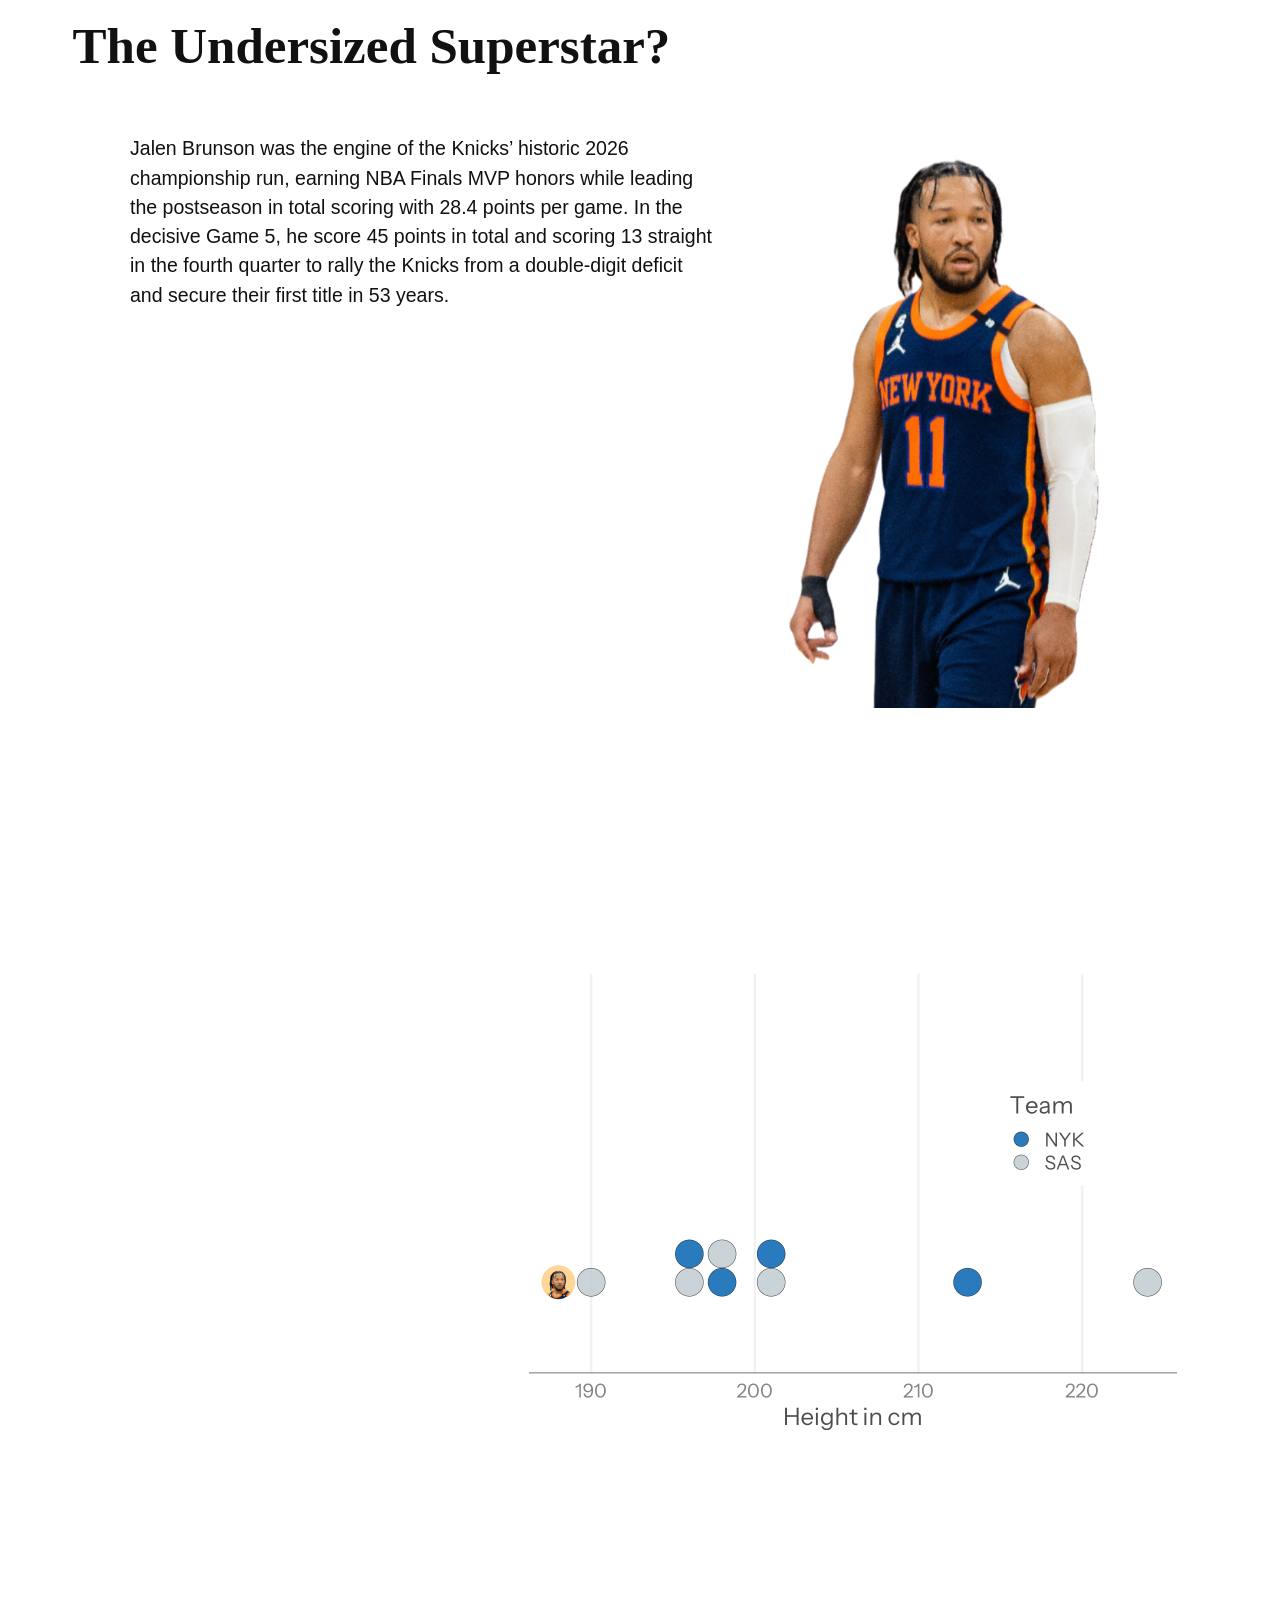
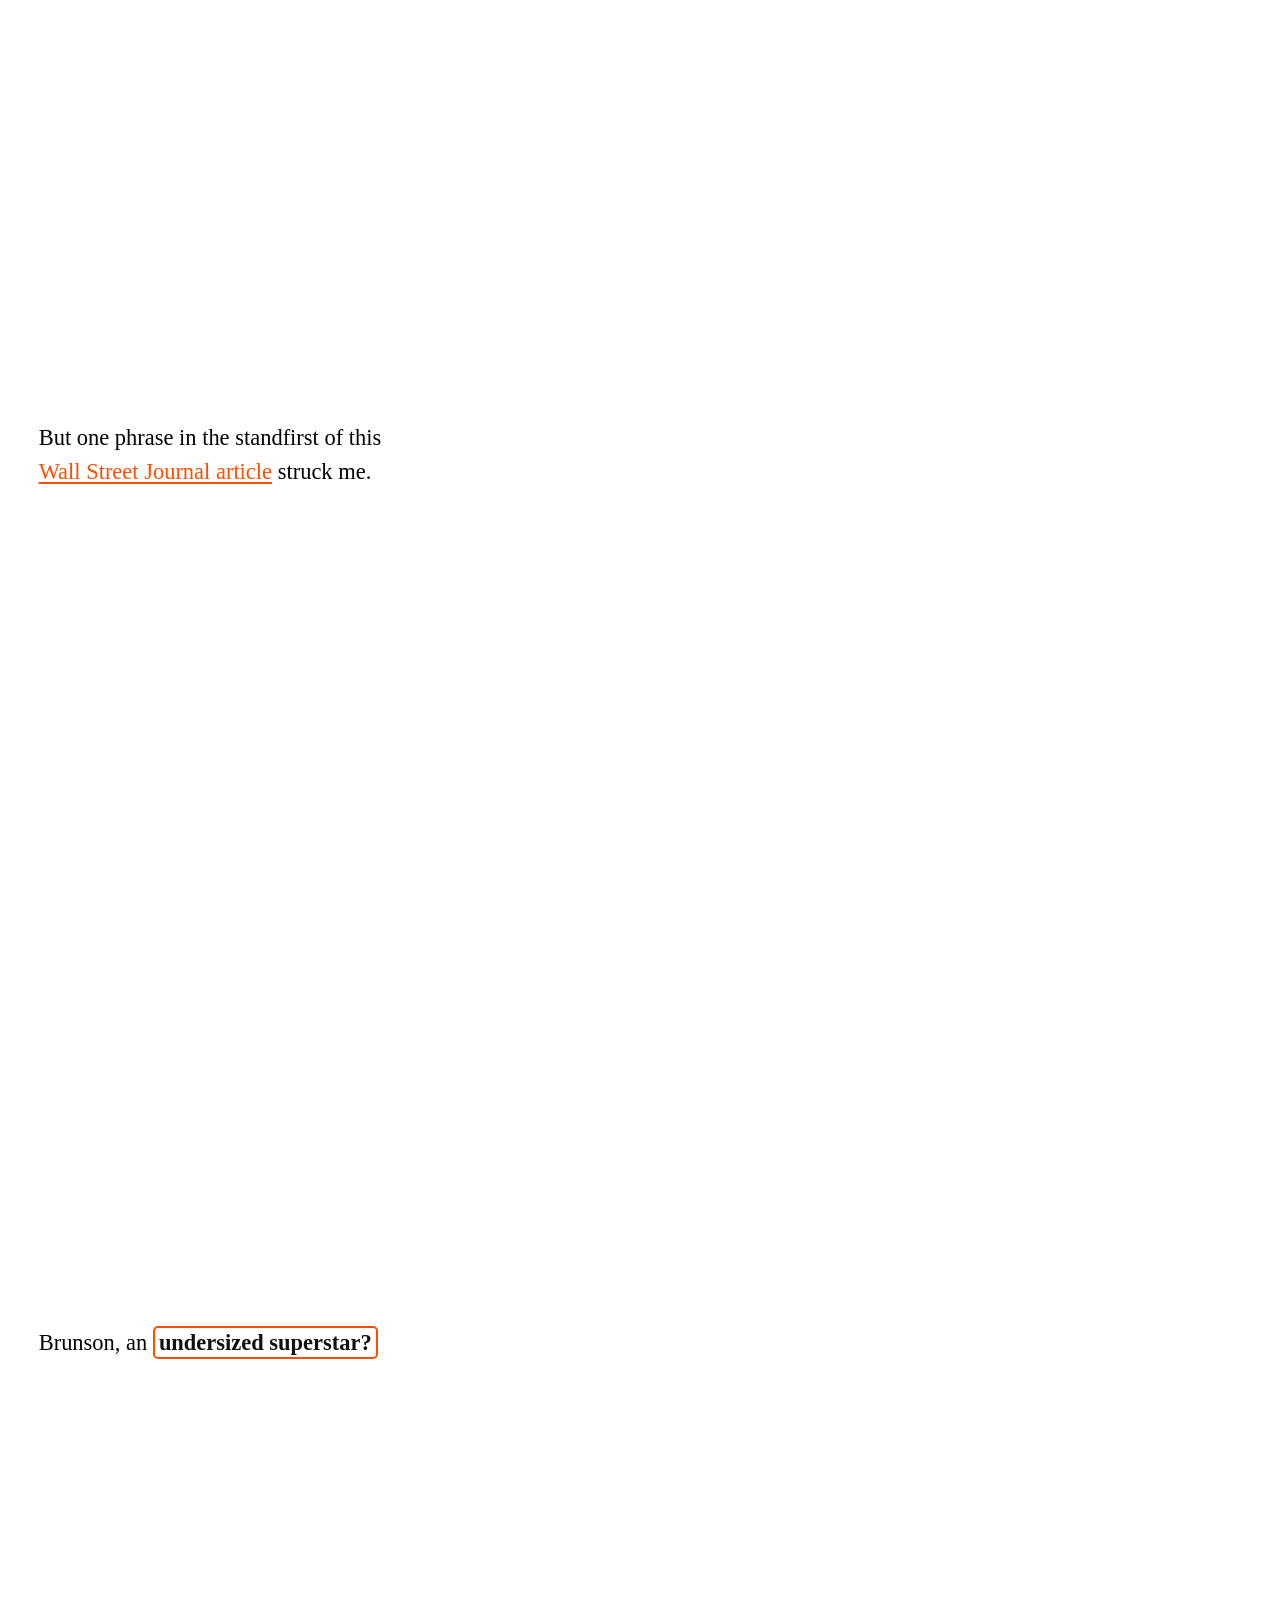
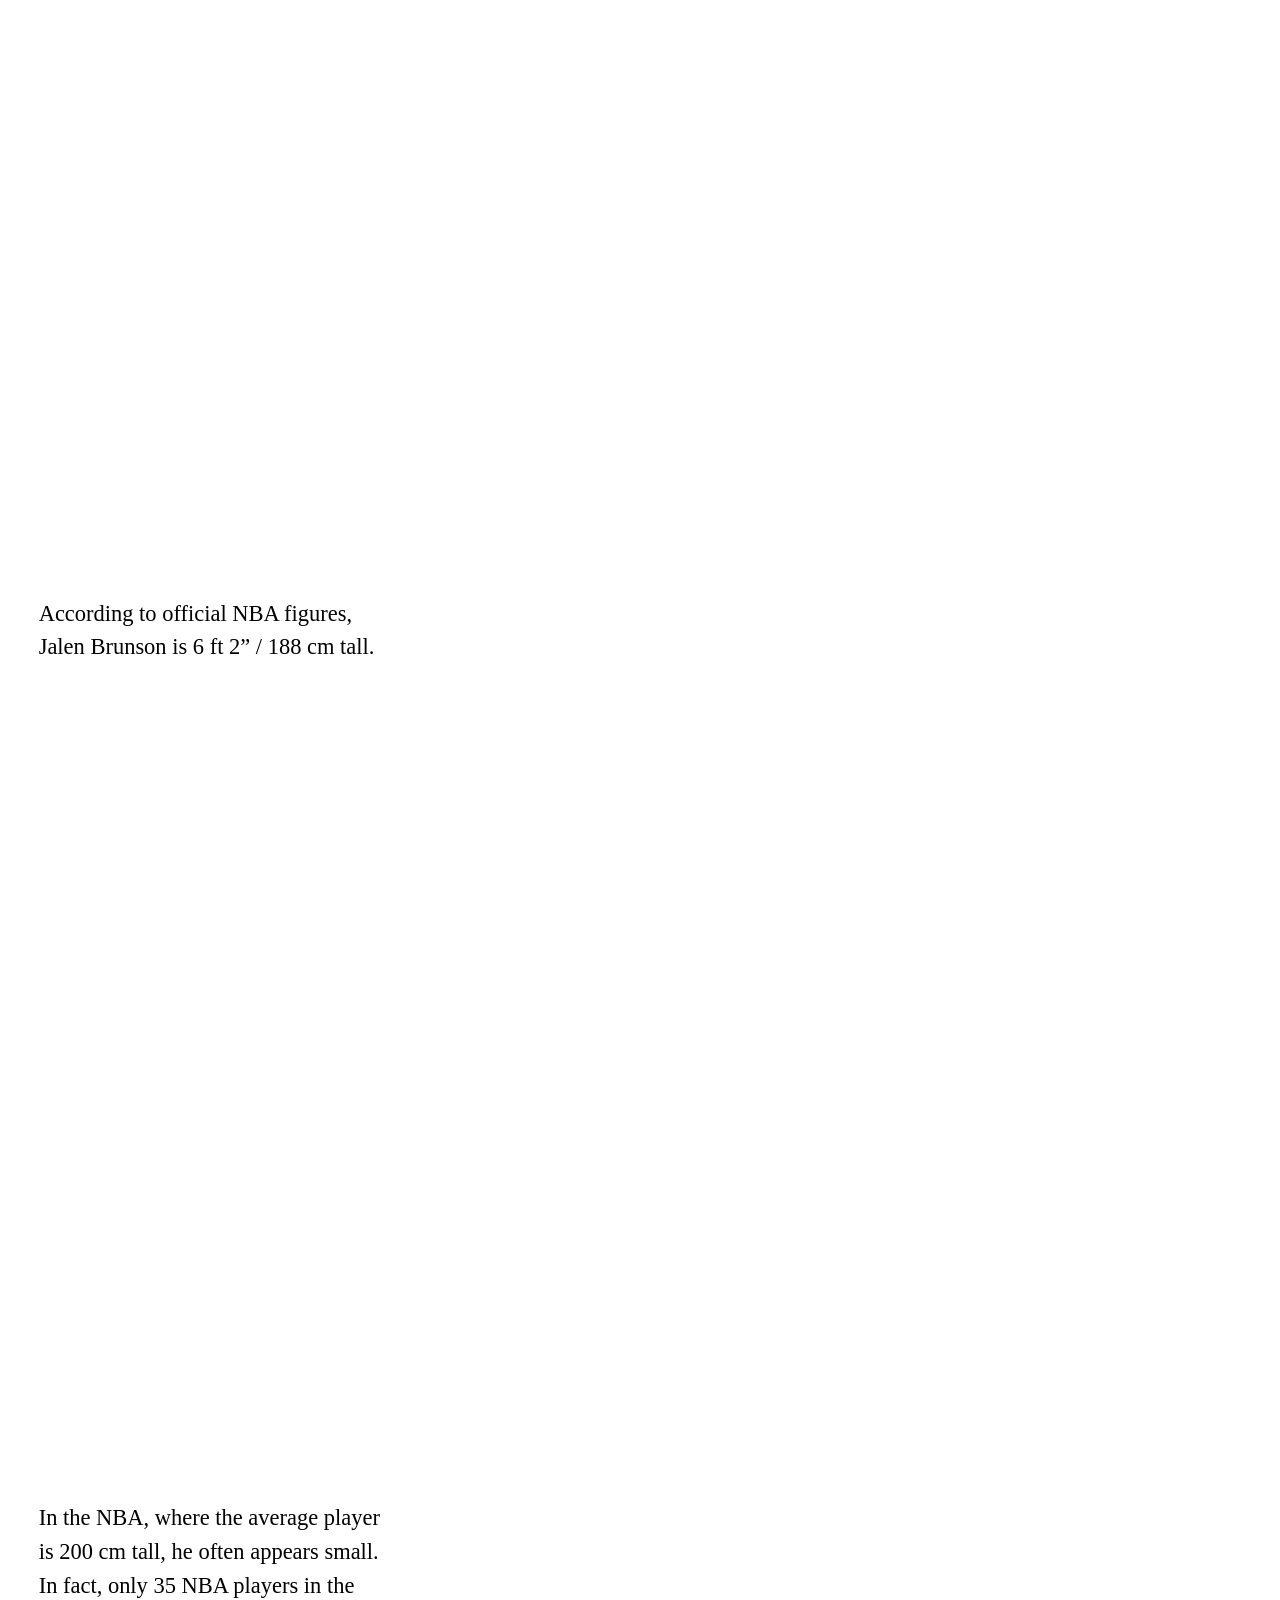
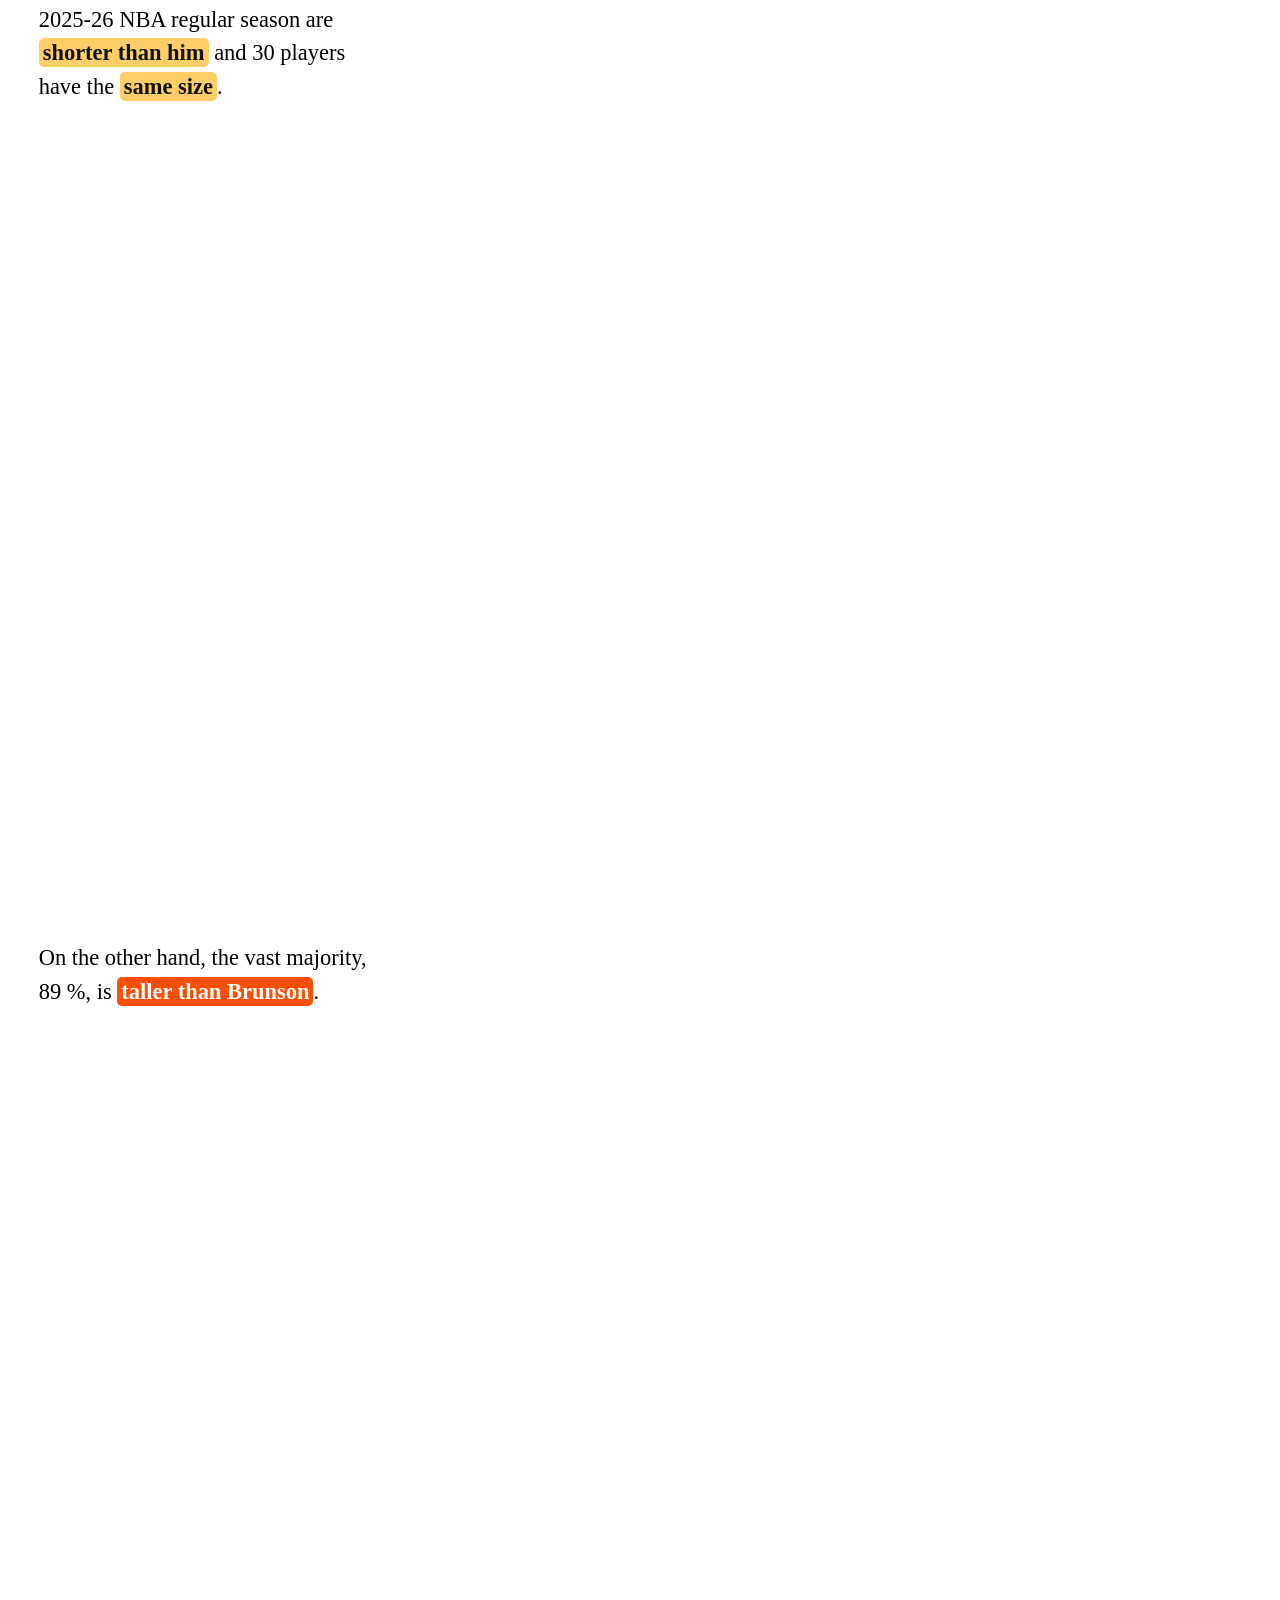
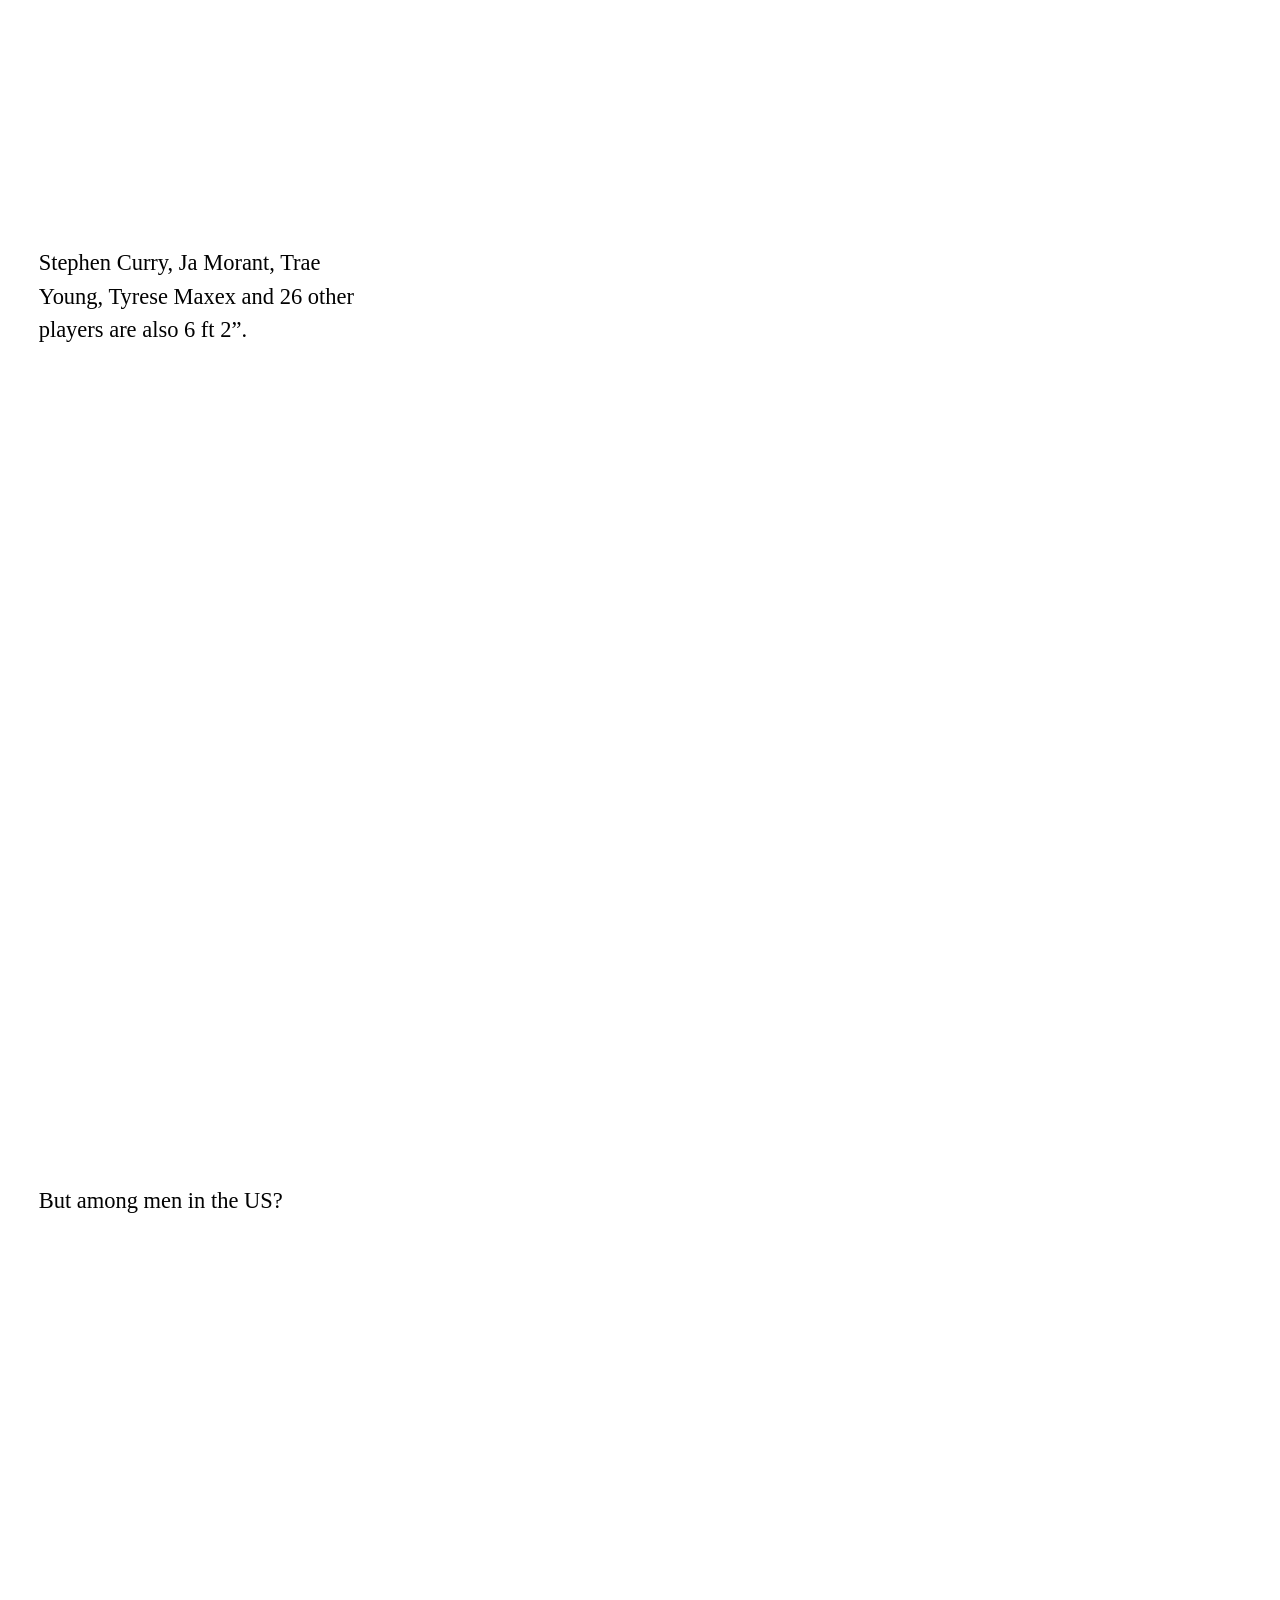
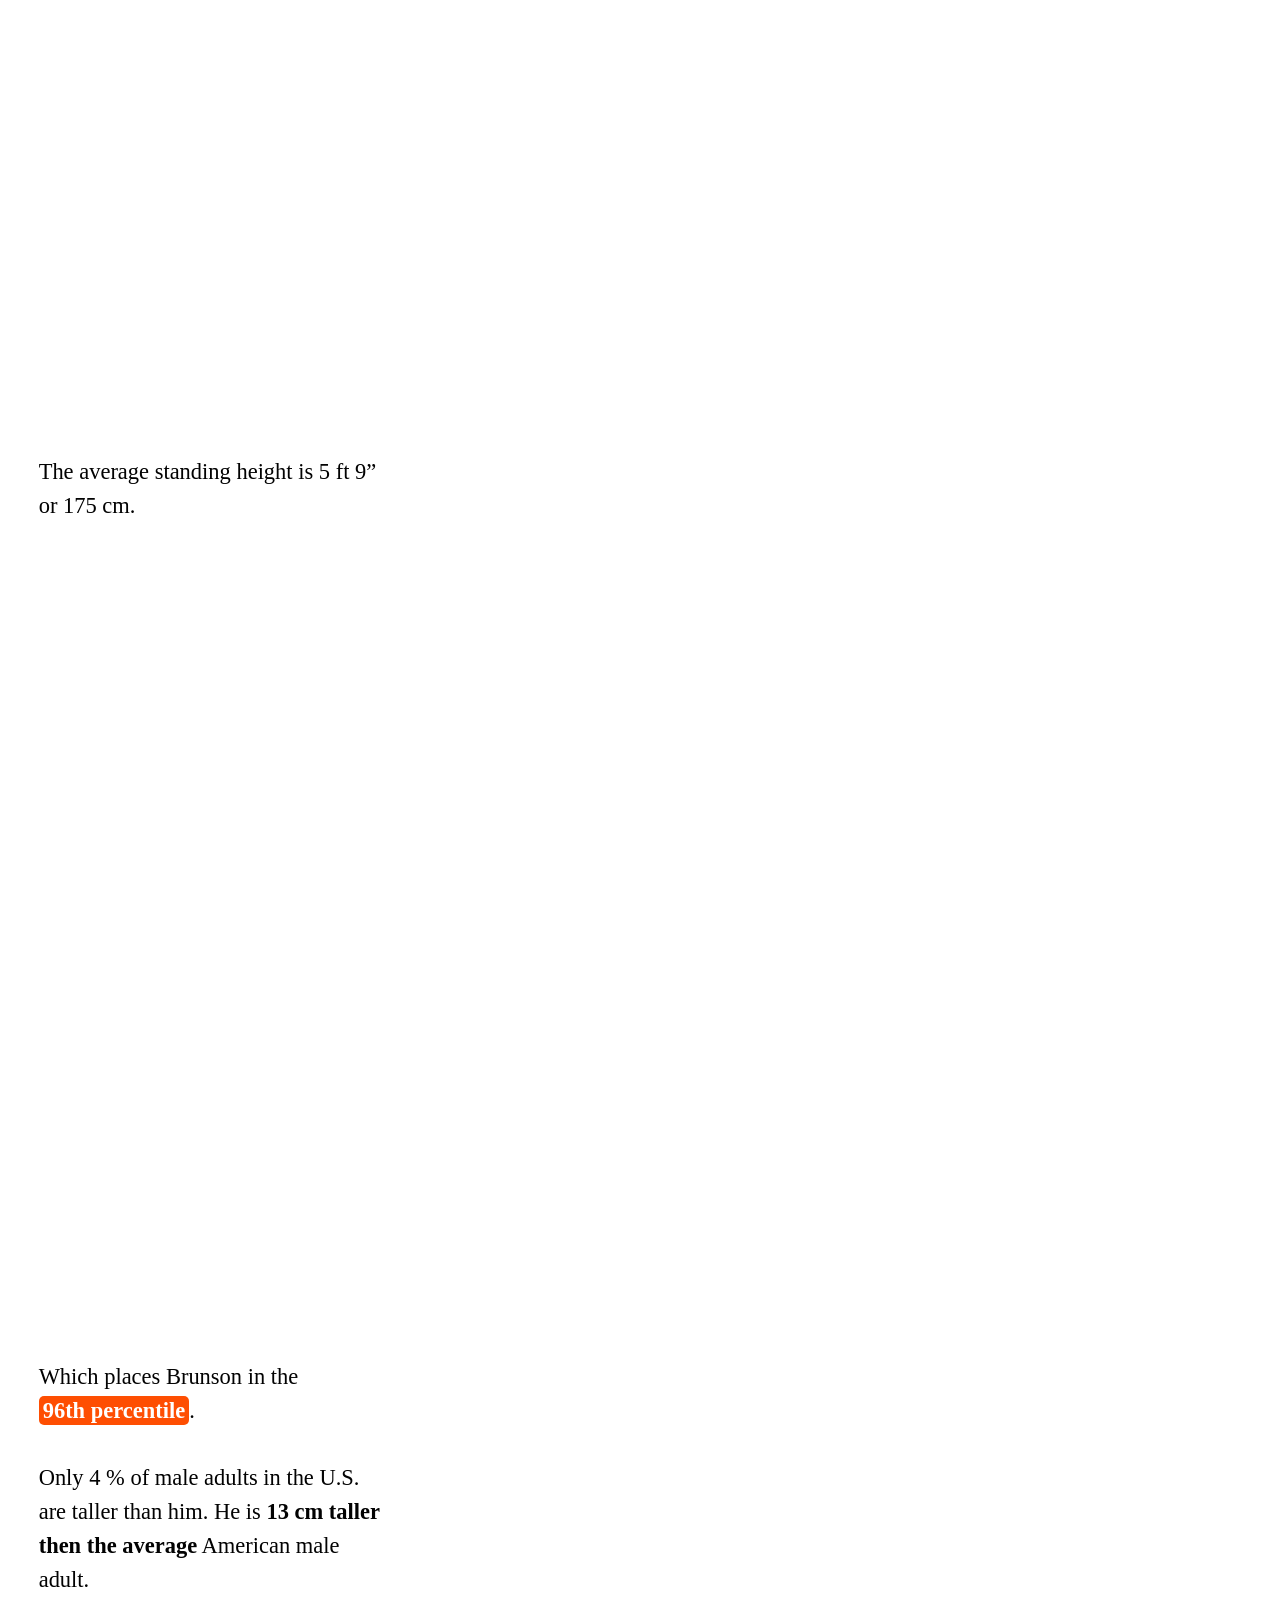
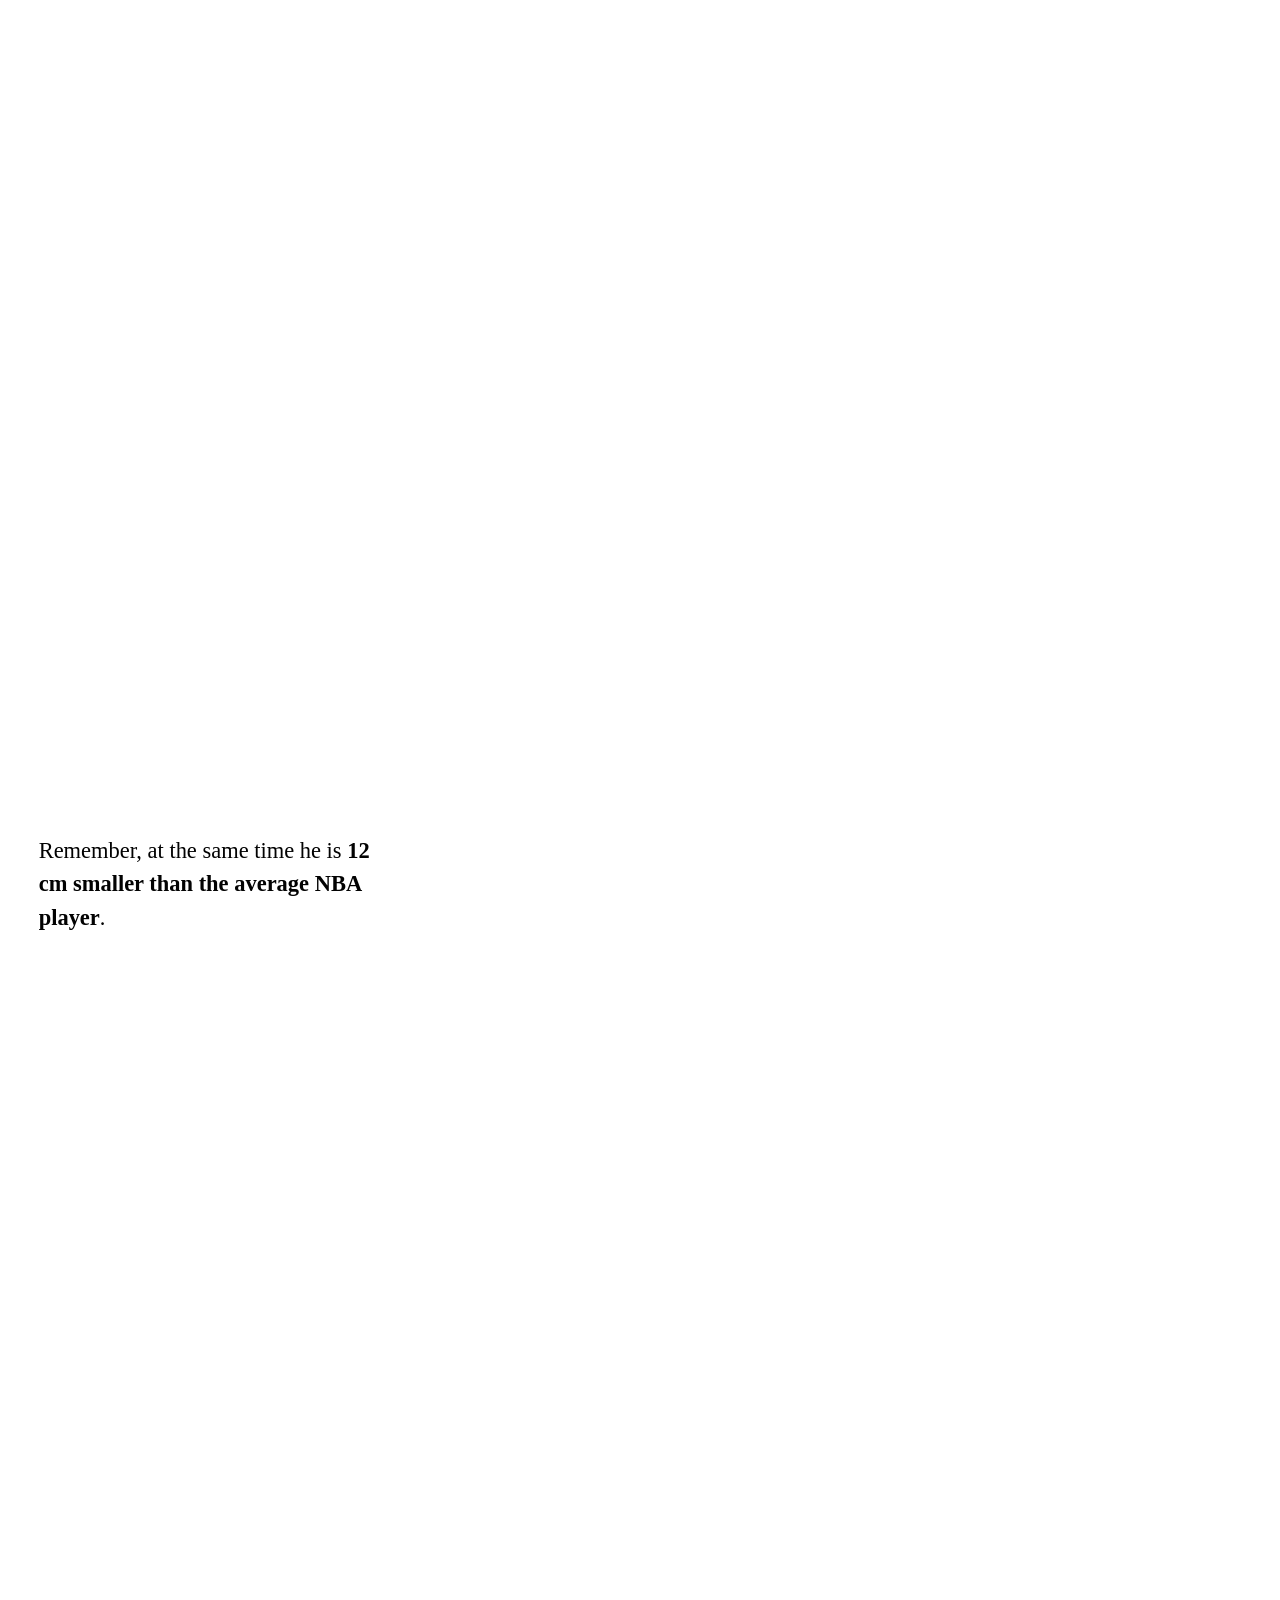
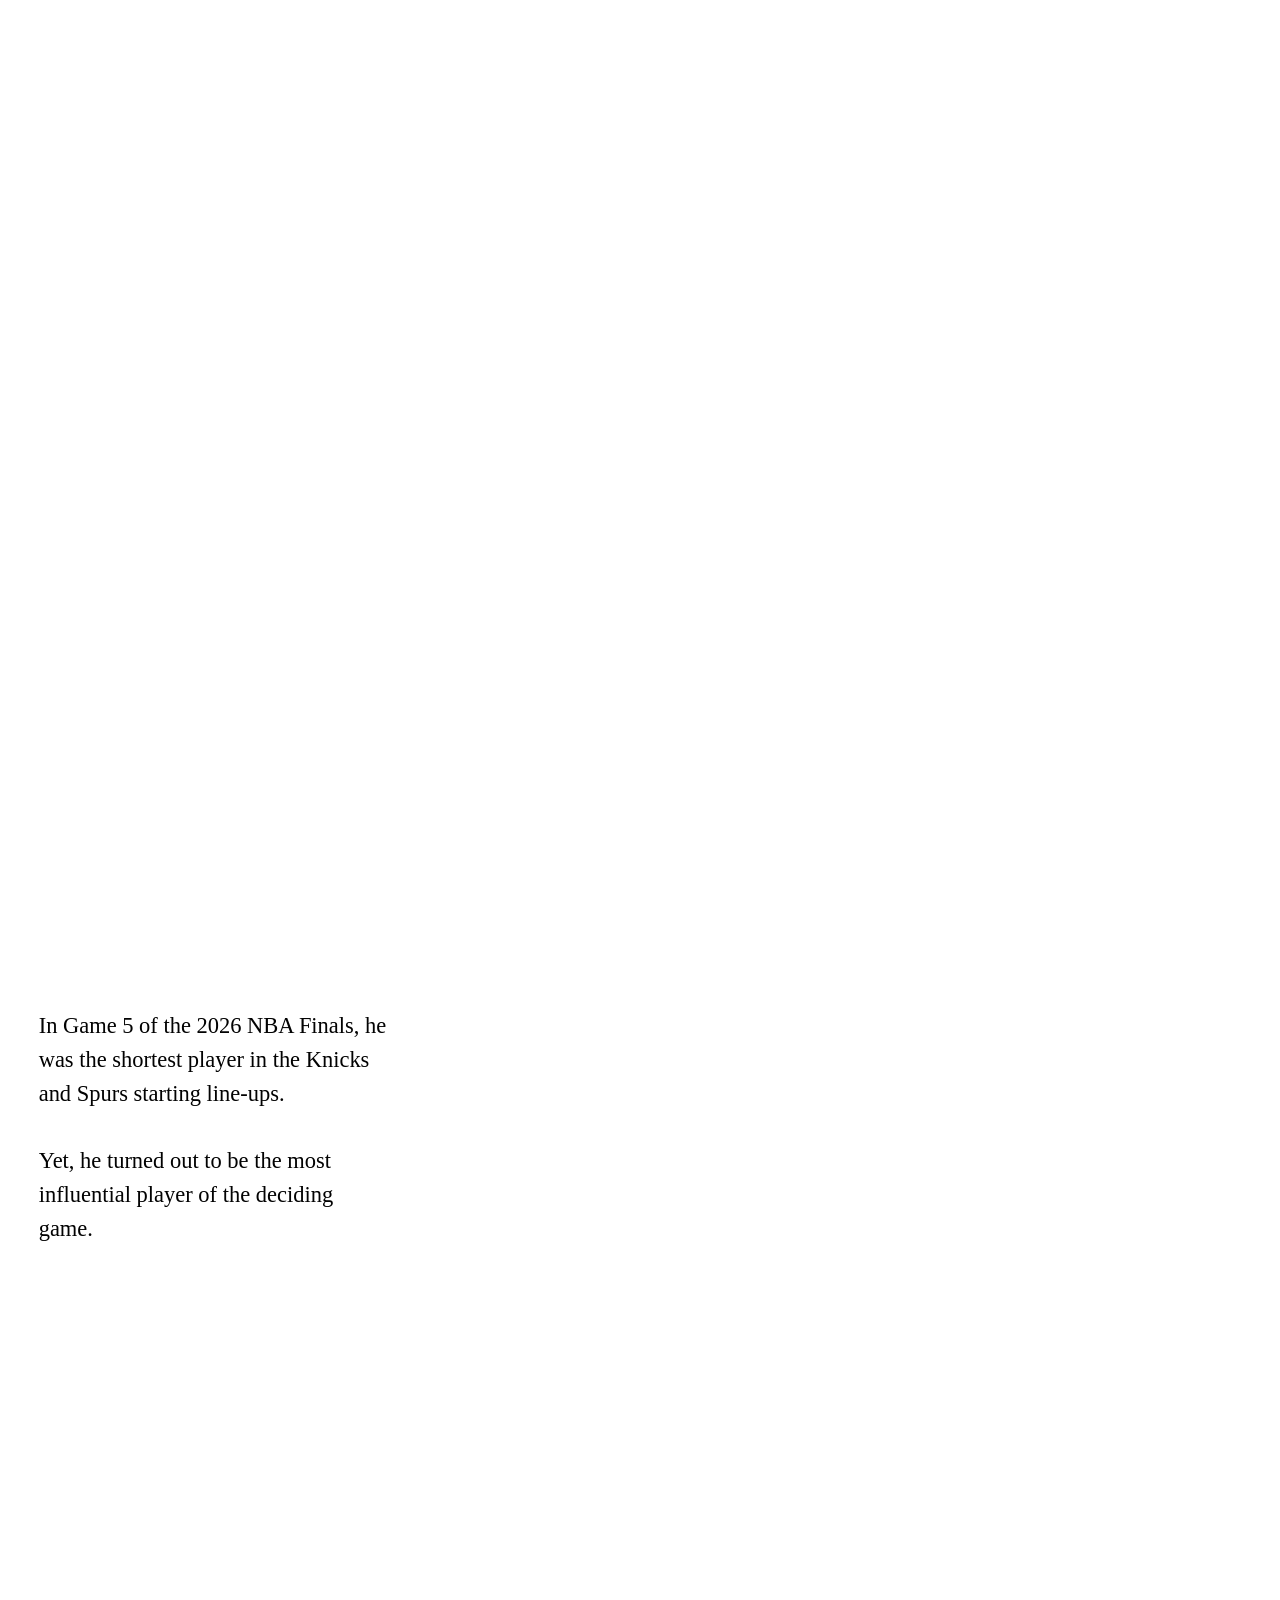
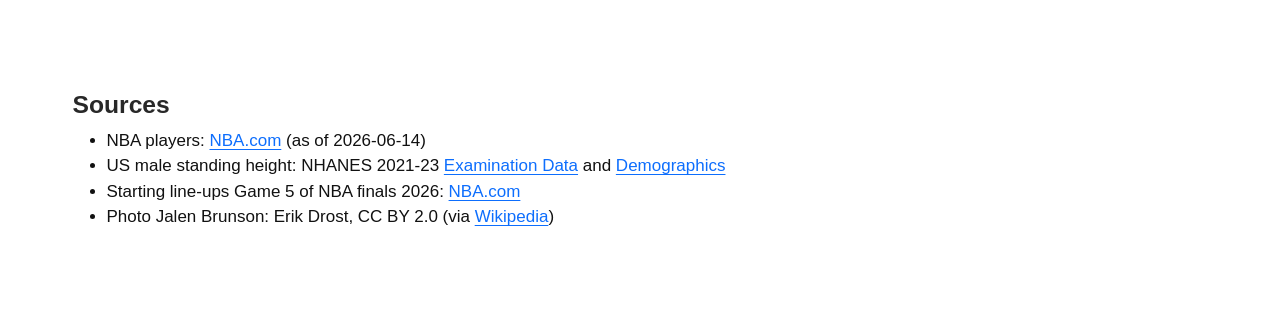
<file: index.html>
<!DOCTYPE html>
<html xmlns="http://www.w3.org/1999/xhtml" lang="en" xml:lang="en"><head>

<meta charset="utf-8">
<meta name="generator" content="quarto-1.8.27">

<meta name="viewport" content="width=device-width, initial-scale=1.0, user-scalable=yes">


<title>The Undersized Superstar?</title>
<style>
code{white-space: pre-wrap;}
span.smallcaps{font-variant: small-caps;}
div.columns{display: flex; gap: min(4vw, 1.5em);}
div.column{flex: auto; overflow-x: auto;}
div.hanging-indent{margin-left: 1.5em; text-indent: -1.5em;}
ul.task-list{list-style: none;}
ul.task-list li input[type="checkbox"] {
  width: 0.8em;
  margin: 0 0.8em 0.2em -1em; /* quarto-specific, see https://github.com/quarto-dev/quarto-cli/issues/4556 */ 
  vertical-align: middle;
}
</style>


<script src="undersized-superstar_files/libs/clipboard/clipboard.min.js"></script>
<script src="undersized-superstar_files/libs/quarto-html/quarto.js" type="module"></script>
<script src="undersized-superstar_files/libs/quarto-html/tabsets/tabsets.js" type="module"></script>
<script src="undersized-superstar_files/libs/quarto-html/axe/axe-check.js" type="module"></script>
<script src="undersized-superstar_files/libs/quarto-html/popper.min.js"></script>
<script src="undersized-superstar_files/libs/quarto-html/tippy.umd.min.js"></script>
<script src="undersized-superstar_files/libs/quarto-html/anchor.min.js"></script>
<link href="undersized-superstar_files/libs/quarto-html/tippy.css" rel="stylesheet">
<link href="undersized-superstar_files/libs/quarto-html/quarto-syntax-highlighting-ed96de9b727972fe78a7b5d16c58bf87.css" rel="stylesheet" id="quarto-text-highlighting-styles">
<script src="undersized-superstar_files/libs/bootstrap/bootstrap.min.js"></script>
<link href="undersized-superstar_files/libs/bootstrap/bootstrap-icons.css" rel="stylesheet">
<link href="undersized-superstar_files/libs/bootstrap/bootstrap-d6a003b94517c951b2d65075d42fb01b.min.css" rel="stylesheet" append-hash="true" id="quarto-bootstrap" data-mode="light">
<script src="undersized-superstar_files/libs/quarto-contrib/intersection-observer-polyfill-1.0.0/intersection-observer.js"></script>
<script src="undersized-superstar_files/libs/quarto-contrib/scrollama-3.2.0/scrollama.min.js"></script>
<script src="undersized-superstar_files/libs/quarto-contrib/closeread-0.1.0/closeread.js"></script>
<link rel="icon" type="image/x-icon" href="media/logo.png">
<meta cr-debug-mode="false">
<meta cr-remove-header-space="false">


<link rel="stylesheet" href="_extensions/qmd-lab/closeread/closeread.css">
<link rel="stylesheet" href="css/styles.css">
</head>

<body class="quarto-light">

<div id="quarto-content" class="page-columns page-rows-contents page-layout-full">

<main class="content column-page" id="quarto-document-content">
      <!-- user-provided yaml closeread style options -->
      <style>
        :root {
          --cr-section-background-color: #FFFFFF;
--cr-narrative-font-family: Instrument Sans;
--cr-narrative-background-color-overlay: #FFFFFFF2;
--cr-narrative-text-color-overlay: black;
--cr-narrative-border-radius: 5px;
        }
      </style>
    

<header id="title-block-header" class="quarto-title-block default">
<div class="quarto-title">
<h1 class="title">The Undersized Superstar?</h1>
</div>



<div class="quarto-title-meta column-page">

    
  
    
  </div>
  


</header>


<div class="container">
<div class="text-column">
<p>Jalen Brunson was the engine of the Knicks’ historic 2026 championship run, earning NBA Finals MVP honors while leading the postseason in total scoring with 28.4 points per game. In the decisive Game 5, he score 45 points in total and scoring 13 straight in the fourth quarter to rally the Knicks from a double-digit deficit and secure their first title in 53 years.</p>
</div>
<div class="image-column">
<p><img src="media/brunson-free.png" alt="Jalen Brunson, a basketball professional, in a NY Knicks jersey"></p>
</div>
</div>
<div class="cr-section cr-column-screen sidebar-left">
<div class="narrative-col">
<div class="trigger">
<div class="cell narrative">

</div>
</div>
<div class="trigger new-trigger" data-focus-on="cr-wsj">
<div class="narrative">
<p>But one phrase in the standfirst of this <a href="https://www.wsj.com/sports/basketball/jalen-brunson-new-york-knicks-nba-finals-ac6b287d?st=LPtr5c">Wall Street Journal article</a> struck me.</p>
</div>
</div>
<div class="trigger new-trigger" data-focus-on="cr-wsj-highlighted">
<div class="narrative">
<p>Brunson, an <em class="highlighted-text highlighted-text-orange-border">undersized superstar?</em></p>
</div>
</div>
<div class="trigger new-trigger" data-focus-on="cr-init-brunson">
<div class="narrative">
<p>According to official NBA figures, Jalen Brunson is 6 ft 2” / 188 cm tall.</p>
</div>
</div>
<div class="trigger new-trigger" data-focus-on="cr-nba-dist">
<div class="narrative">
<p>In the NBA, where the average player is 200 cm tall, he often appears small. In fact, only 35 NBA players in the 2025-26 NBA regular season are <em class="highlighted-text highlighted-text-yellow">shorter than him</em> and 30 players have the <em class="highlighted-text highlighted-text-yellow">same size</em>.</p>
</div>
</div>
<div class="trigger">
<div class="narrative">
<p>On the other hand, the vast majority, 89 %, is <em class="highlighted-text highlighted-text-orange">taller than Brunson</em>.</p>
</div>
</div>
<div class="trigger">
<div class="narrative">
<p>Stephen Curry, Ja Morant, Trae Young, Tyrese Maxex and 26 other players are also 6 ft 2”.</p>
</div>
</div>
<div class="trigger new-trigger" data-focus-on="cr-men-dist">
<div class="narrative">
<p>But among men in the US?</p>
</div>
</div>
<div class="trigger new-trigger" data-focus-on="cr-men-dist-avg">
<div class="narrative">
<p>The average standing height is 5 ft 9” or 175 cm.</p>
</div>
</div>
<div class="trigger new-trigger" data-focus-on="cr-men-dist-avg-brunson-fill">
<div class="narrative">
<p>Which places Brunson in the<br><em class="highlighted-text highlighted-text-orange">96th percentile</em>.<br><br>Only 4 % of male adults in the U.S. are taller than him. He is <em>13 cm taller then the average</em> American male adult.</p>
</div>
</div>
<div class="trigger new-trigger" data-focus-on="cr-men-nba-comparison-density">
<div class="narrative">
<p>Remember, at the same time he is <em>12 cm smaller than the average NBA player</em>.</p>
</div>
</div>
<div class="trigger new-trigger" data-focus-on="cr-nba-finals-starting-lineups-brunson-only">
<div class="narrative">

</div>
</div>
<div class="trigger new-trigger" data-focus-on="cr-nba-finals-starting-lineups-brunson-and-others">
<div class="narrative">
<p>In Game 5 of the 2026 NBA Finals, he was the shortest player in the Knicks and Spurs starting line-ups.<br><br>Yet, he turned out to be the most influential player of the deciding game.</p>
</div>
</div>
</div>
<div class="sticky-col">
<div class="sticky-col-stack">
<div id="cr-wsj" class="sticky">
<p><img src="media/wsj.png" width="100%"></p>
</div>
<div id="cr-wsj-highlighted" class="sticky">
<p><img src="media/wsj-highlighted.png" width="100%"></p>
</div>
<div id="cr-hero-image" class="sticky">
<p><img src="media/brunson-free.png" height="500"></p>
</div>
<div id="cr-init-brunson" class="sticky">
<div class="cell">
<div class="cell-output-display">
<div>
<figure class="figure">
<p><img src="undersized-superstar_files/figure-html/unnamed-chunk-4-1.png" class="img-fluid figure-img" width="672"></p>
</figure>
</div>
</div>
</div>
</div>
<div id="cr-nba-dist" class="sticky">
<div class="cell">
<div class="cell-output-display">
<div>
<figure class="figure">
<p><img src="undersized-superstar_files/figure-html/unnamed-chunk-5-1.png" class="img-fluid figure-img" width="672"></p>
</figure>
</div>
</div>
</div>
</div>
<div id="cr-men-dist" class="sticky">
<div class="cell">
<div class="cell-output-display">
<div>
<figure class="figure">
<p><img src="undersized-superstar_files/figure-html/unnamed-chunk-6-1.png" class="img-fluid figure-img" width="672"></p>
</figure>
</div>
</div>
</div>
</div>
<div id="cr-men-dist-avg" class="sticky">
<div class="cell">
<div class="cell-output-display">
<div>
<figure class="figure">
<p><img src="undersized-superstar_files/figure-html/unnamed-chunk-7-1.png" class="img-fluid figure-img" width="672"></p>
</figure>
</div>
</div>
</div>
</div>
<div id="cr-men-dist-avg-brunson" class="sticky">
<div class="cell">
<div class="cell-output-display">
<div>
<figure class="figure">
<p><img src="undersized-superstar_files/figure-html/unnamed-chunk-8-1.png" class="img-fluid figure-img" width="672"></p>
</figure>
</div>
</div>
</div>
</div>
<div id="cr-men-dist-avg-brunson-fill" class="sticky">
<div class="cell">
<div class="cell-output-display">
<div>
<figure class="figure">
<p><img src="undersized-superstar_files/figure-html/unnamed-chunk-9-1.png" class="img-fluid figure-img" width="672"></p>
</figure>
</div>
</div>
</div>
</div>
<div id="cr-men-nba-comparison-density" class="sticky">
<div class="cell">
<div class="cell-output-display">
<div>
<figure class="figure">
<p><img src="undersized-superstar_files/figure-html/unnamed-chunk-10-1.png" class="img-fluid figure-img" width="672"></p>
</figure>
</div>
</div>
</div>
</div>
<div id="cr-nba-finals-starting-lineups-brunson-only" class="sticky">
<div class="cell">
<div class="cell-output-display">
<div>
<figure class="figure">
<p><img src="undersized-superstar_files/figure-html/nba-finals-starting-lineups-brunson-only-1.png" class="img-fluid figure-img" width="672"></p>
</figure>
</div>
</div>
</div>
</div>
<div id="cr-nba-finals-starting-lineups-brunson-and-others" class="sticky">
<div class="cell">
<div class="cell-output-display">
<div>
<figure class="figure">
<p><img src="undersized-superstar_files/figure-html/nba-finals-starting-lineups-brunson-and-others-1.png" class="img-fluid figure-img" width="672"></p>
</figure>
</div>
</div>
</div>
</div>
</div>
</div>
</div>
<section id="sources" class="level3">
<h3 class="anchored" data-anchor-id="sources">Sources</h3>
<ul>
<li>NBA players: <a href="https://www.nba.com/players">NBA.com</a> (as of 2026-06-14)</li>
<li>US male standing height: NHANES 2021-23 <a href="https://wwwn.cdc.gov/nchs/nhanes/search/datapage.aspx?Component=Examination&amp;Cycle=2021-2023">Examination Data</a> and <a href="https://wwwn.cdc.gov/nchs/nhanes/search/datapage.aspx?Component=Demographics&amp;Cycle=2021-2023">Demographics</a></li>
<li>Starting line-ups Game 5 of NBA finals 2026: <a href="https://www.nba.com/news/live-updates-2026-nba-finals-game-5-knicks-seek-first-title-since-1973">NBA.com</a></li>
<li>Photo Jalen Brunson: Erik Drost, CC BY 2.0 (via <a href="https://de.wikipedia.org/wiki/Jalen_Brunson#/media/Datei:Jalen_Brunson_2023_(cropped).jpg">Wikipedia</a>)</li>
</ul>
</section>

</main>
<!-- /main column -->
<script id="quarto-html-after-body" type="application/javascript">
  window.document.addEventListener("DOMContentLoaded", function (event) {
    const icon = "";
    const anchorJS = new window.AnchorJS();
    anchorJS.options = {
      placement: 'right',
      icon: icon
    };
    anchorJS.add('.anchored');
    const isCodeAnnotation = (el) => {
      for (const clz of el.classList) {
        if (clz.startsWith('code-annotation-')) {                     
          return true;
        }
      }
      return false;
    }
    const onCopySuccess = function(e) {
      // button target
      const button = e.trigger;
      // don't keep focus
      button.blur();
      // flash "checked"
      button.classList.add('code-copy-button-checked');
      var currentTitle = button.getAttribute("title");
      button.setAttribute("title", "Copied!");
      let tooltip;
      if (window.bootstrap) {
        button.setAttribute("data-bs-toggle", "tooltip");
        button.setAttribute("data-bs-placement", "left");
        button.setAttribute("data-bs-title", "Copied!");
        tooltip = new bootstrap.Tooltip(button, 
          { trigger: "manual", 
            customClass: "code-copy-button-tooltip",
            offset: [0, -8]});
        tooltip.show();    
      }
      setTimeout(function() {
        if (tooltip) {
          tooltip.hide();
          button.removeAttribute("data-bs-title");
          button.removeAttribute("data-bs-toggle");
          button.removeAttribute("data-bs-placement");
        }
        button.setAttribute("title", currentTitle);
        button.classList.remove('code-copy-button-checked');
      }, 1000);
      // clear code selection
      e.clearSelection();
    }
    const getTextToCopy = function(trigger) {
      const outerScaffold = trigger.parentElement.cloneNode(true);
      const codeEl = outerScaffold.querySelector('code');
      for (const childEl of codeEl.children) {
        if (isCodeAnnotation(childEl)) {
          childEl.remove();
        }
      }
      return codeEl.innerText;
    }
    const clipboard = new window.ClipboardJS('.code-copy-button:not([data-in-quarto-modal])', {
      text: getTextToCopy
    });
    clipboard.on('success', onCopySuccess);
    if (window.document.getElementById('quarto-embedded-source-code-modal')) {
      const clipboardModal = new window.ClipboardJS('.code-copy-button[data-in-quarto-modal]', {
        text: getTextToCopy,
        container: window.document.getElementById('quarto-embedded-source-code-modal')
      });
      clipboardModal.on('success', onCopySuccess);
    }
      var localhostRegex = new RegExp(/^(?:http|https):\/\/localhost\:?[0-9]*\//);
      var mailtoRegex = new RegExp(/^mailto:/);
        var filterRegex = new RegExp('/' + window.location.host + '/');
      var isInternal = (href) => {
          return filterRegex.test(href) || localhostRegex.test(href) || mailtoRegex.test(href);
      }
      // Inspect non-navigation links and adorn them if external
     var links = window.document.querySelectorAll('a[href]:not(.nav-link):not(.navbar-brand):not(.toc-action):not(.sidebar-link):not(.sidebar-item-toggle):not(.pagination-link):not(.no-external):not([aria-hidden]):not(.dropdown-item):not(.quarto-navigation-tool):not(.about-link)');
      for (var i=0; i<links.length; i++) {
        const link = links[i];
        if (!isInternal(link.href)) {
          // undo the damage that might have been done by quarto-nav.js in the case of
          // links that we want to consider external
          if (link.dataset.originalHref !== undefined) {
            link.href = link.dataset.originalHref;
          }
        }
      }
    function tippyHover(el, contentFn, onTriggerFn, onUntriggerFn) {
      const config = {
        allowHTML: true,
        maxWidth: 500,
        delay: 100,
        arrow: false,
        appendTo: function(el) {
            return el.parentElement;
        },
        interactive: true,
        interactiveBorder: 10,
        theme: 'quarto',
        placement: 'bottom-start',
      };
      if (contentFn) {
        config.content = contentFn;
      }
      if (onTriggerFn) {
        config.onTrigger = onTriggerFn;
      }
      if (onUntriggerFn) {
        config.onUntrigger = onUntriggerFn;
      }
      window.tippy(el, config); 
    }
    const noterefs = window.document.querySelectorAll('a[role="doc-noteref"]');
    for (var i=0; i<noterefs.length; i++) {
      const ref = noterefs[i];
      tippyHover(ref, function() {
        // use id or data attribute instead here
        let href = ref.getAttribute('data-footnote-href') || ref.getAttribute('href');
        try { href = new URL(href).hash; } catch {}
        const id = href.replace(/^#\/?/, "");
        const note = window.document.getElementById(id);
        if (note) {
          return note.innerHTML;
        } else {
          return "";
        }
      });
    }
    const xrefs = window.document.querySelectorAll('a.quarto-xref');
    const processXRef = (id, note) => {
      // Strip column container classes
      const stripColumnClz = (el) => {
        el.classList.remove("page-full", "page-columns");
        if (el.children) {
          for (const child of el.children) {
            stripColumnClz(child);
          }
        }
      }
      stripColumnClz(note)
      if (id === null || id.startsWith('sec-')) {
        // Special case sections, only their first couple elements
        const container = document.createElement("div");
        if (note.children && note.children.length > 2) {
          container.appendChild(note.children[0].cloneNode(true));
          for (let i = 1; i < note.children.length; i++) {
            const child = note.children[i];
            if (child.tagName === "P" && child.innerText === "") {
              continue;
            } else {
              container.appendChild(child.cloneNode(true));
              break;
            }
          }
          if (window.Quarto?.typesetMath) {
            window.Quarto.typesetMath(container);
          }
          return container.innerHTML
        } else {
          if (window.Quarto?.typesetMath) {
            window.Quarto.typesetMath(note);
          }
          return note.innerHTML;
        }
      } else {
        // Remove any anchor links if they are present
        const anchorLink = note.querySelector('a.anchorjs-link');
        if (anchorLink) {
          anchorLink.remove();
        }
        if (window.Quarto?.typesetMath) {
          window.Quarto.typesetMath(note);
        }
        if (note.classList.contains("callout")) {
          return note.outerHTML;
        } else {
          return note.innerHTML;
        }
      }
    }
    for (var i=0; i<xrefs.length; i++) {
      const xref = xrefs[i];
      tippyHover(xref, undefined, function(instance) {
        instance.disable();
        let url = xref.getAttribute('href');
        let hash = undefined; 
        if (url.startsWith('#')) {
          hash = url;
        } else {
          try { hash = new URL(url).hash; } catch {}
        }
        if (hash) {
          const id = hash.replace(/^#\/?/, "");
          const note = window.document.getElementById(id);
          if (note !== null) {
            try {
              const html = processXRef(id, note.cloneNode(true));
              instance.setContent(html);
            } finally {
              instance.enable();
              instance.show();
            }
          } else {
            // See if we can fetch this
            fetch(url.split('#')[0])
            .then(res => res.text())
            .then(html => {
              const parser = new DOMParser();
              const htmlDoc = parser.parseFromString(html, "text/html");
              const note = htmlDoc.getElementById(id);
              if (note !== null) {
                const html = processXRef(id, note);
                instance.setContent(html);
              } 
            }).finally(() => {
              instance.enable();
              instance.show();
            });
          }
        } else {
          // See if we can fetch a full url (with no hash to target)
          // This is a special case and we should probably do some content thinning / targeting
          fetch(url)
          .then(res => res.text())
          .then(html => {
            const parser = new DOMParser();
            const htmlDoc = parser.parseFromString(html, "text/html");
            const note = htmlDoc.querySelector('main.content');
            if (note !== null) {
              // This should only happen for chapter cross references
              // (since there is no id in the URL)
              // remove the first header
              if (note.children.length > 0 && note.children[0].tagName === "HEADER") {
                note.children[0].remove();
              }
              const html = processXRef(null, note);
              instance.setContent(html);
            } 
          }).finally(() => {
            instance.enable();
            instance.show();
          });
        }
      }, function(instance) {
      });
    }
        let selectedAnnoteEl;
        const selectorForAnnotation = ( cell, annotation) => {
          let cellAttr = 'data-code-cell="' + cell + '"';
          let lineAttr = 'data-code-annotation="' +  annotation + '"';
          const selector = 'span[' + cellAttr + '][' + lineAttr + ']';
          return selector;
        }
        const selectCodeLines = (annoteEl) => {
          const doc = window.document;
          const targetCell = annoteEl.getAttribute("data-target-cell");
          const targetAnnotation = annoteEl.getAttribute("data-target-annotation");
          const annoteSpan = window.document.querySelector(selectorForAnnotation(targetCell, targetAnnotation));
          const lines = annoteSpan.getAttribute("data-code-lines").split(",");
          const lineIds = lines.map((line) => {
            return targetCell + "-" + line;
          })
          let top = null;
          let height = null;
          let parent = null;
          if (lineIds.length > 0) {
              //compute the position of the single el (top and bottom and make a div)
              const el = window.document.getElementById(lineIds[0]);
              top = el.offsetTop;
              height = el.offsetHeight;
              parent = el.parentElement.parentElement;
            if (lineIds.length > 1) {
              const lastEl = window.document.getElementById(lineIds[lineIds.length - 1]);
              const bottom = lastEl.offsetTop + lastEl.offsetHeight;
              height = bottom - top;
            }
            if (top !== null && height !== null && parent !== null) {
              // cook up a div (if necessary) and position it 
              let div = window.document.getElementById("code-annotation-line-highlight");
              if (div === null) {
                div = window.document.createElement("div");
                div.setAttribute("id", "code-annotation-line-highlight");
                div.style.position = 'absolute';
                parent.appendChild(div);
              }
              div.style.top = top - 2 + "px";
              div.style.height = height + 4 + "px";
              div.style.left = 0;
              let gutterDiv = window.document.getElementById("code-annotation-line-highlight-gutter");
              if (gutterDiv === null) {
                gutterDiv = window.document.createElement("div");
                gutterDiv.setAttribute("id", "code-annotation-line-highlight-gutter");
                gutterDiv.style.position = 'absolute';
                const codeCell = window.document.getElementById(targetCell);
                const gutter = codeCell.querySelector('.code-annotation-gutter');
                gutter.appendChild(gutterDiv);
              }
              gutterDiv.style.top = top - 2 + "px";
              gutterDiv.style.height = height + 4 + "px";
            }
            selectedAnnoteEl = annoteEl;
          }
        };
        const unselectCodeLines = () => {
          const elementsIds = ["code-annotation-line-highlight", "code-annotation-line-highlight-gutter"];
          elementsIds.forEach((elId) => {
            const div = window.document.getElementById(elId);
            if (div) {
              div.remove();
            }
          });
          selectedAnnoteEl = undefined;
        };
          // Handle positioning of the toggle
      window.addEventListener(
        "resize",
        throttle(() => {
          elRect = undefined;
          if (selectedAnnoteEl) {
            selectCodeLines(selectedAnnoteEl);
          }
        }, 10)
      );
      function throttle(fn, ms) {
      let throttle = false;
      let timer;
        return (...args) => {
          if(!throttle) { // first call gets through
              fn.apply(this, args);
              throttle = true;
          } else { // all the others get throttled
              if(timer) clearTimeout(timer); // cancel #2
              timer = setTimeout(() => {
                fn.apply(this, args);
                timer = throttle = false;
              }, ms);
          }
        };
      }
        // Attach click handler to the DT
        const annoteDls = window.document.querySelectorAll('dt[data-target-cell]');
        for (const annoteDlNode of annoteDls) {
          annoteDlNode.addEventListener('click', (event) => {
            const clickedEl = event.target;
            if (clickedEl !== selectedAnnoteEl) {
              unselectCodeLines();
              const activeEl = window.document.querySelector('dt[data-target-cell].code-annotation-active');
              if (activeEl) {
                activeEl.classList.remove('code-annotation-active');
              }
              selectCodeLines(clickedEl);
              clickedEl.classList.add('code-annotation-active');
            } else {
              // Unselect the line
              unselectCodeLines();
              clickedEl.classList.remove('code-annotation-active');
            }
          });
        }
    const findCites = (el) => {
      const parentEl = el.parentElement;
      if (parentEl) {
        const cites = parentEl.dataset.cites;
        if (cites) {
          return {
            el,
            cites: cites.split(' ')
          };
        } else {
          return findCites(el.parentElement)
        }
      } else {
        return undefined;
      }
    };
    var bibliorefs = window.document.querySelectorAll('a[role="doc-biblioref"]');
    for (var i=0; i<bibliorefs.length; i++) {
      const ref = bibliorefs[i];
      const citeInfo = findCites(ref);
      if (citeInfo) {
        tippyHover(citeInfo.el, function() {
          var popup = window.document.createElement('div');
          citeInfo.cites.forEach(function(cite) {
            var citeDiv = window.document.createElement('div');
            citeDiv.classList.add('hanging-indent');
            citeDiv.classList.add('csl-entry');
            var biblioDiv = window.document.getElementById('ref-' + cite);
            if (biblioDiv) {
              citeDiv.innerHTML = biblioDiv.innerHTML;
            }
            popup.appendChild(citeDiv);
          });
          return popup.innerHTML;
        });
      }
    }
  });
  </script>
</div> <!-- /content -->




</body></html>
</file>
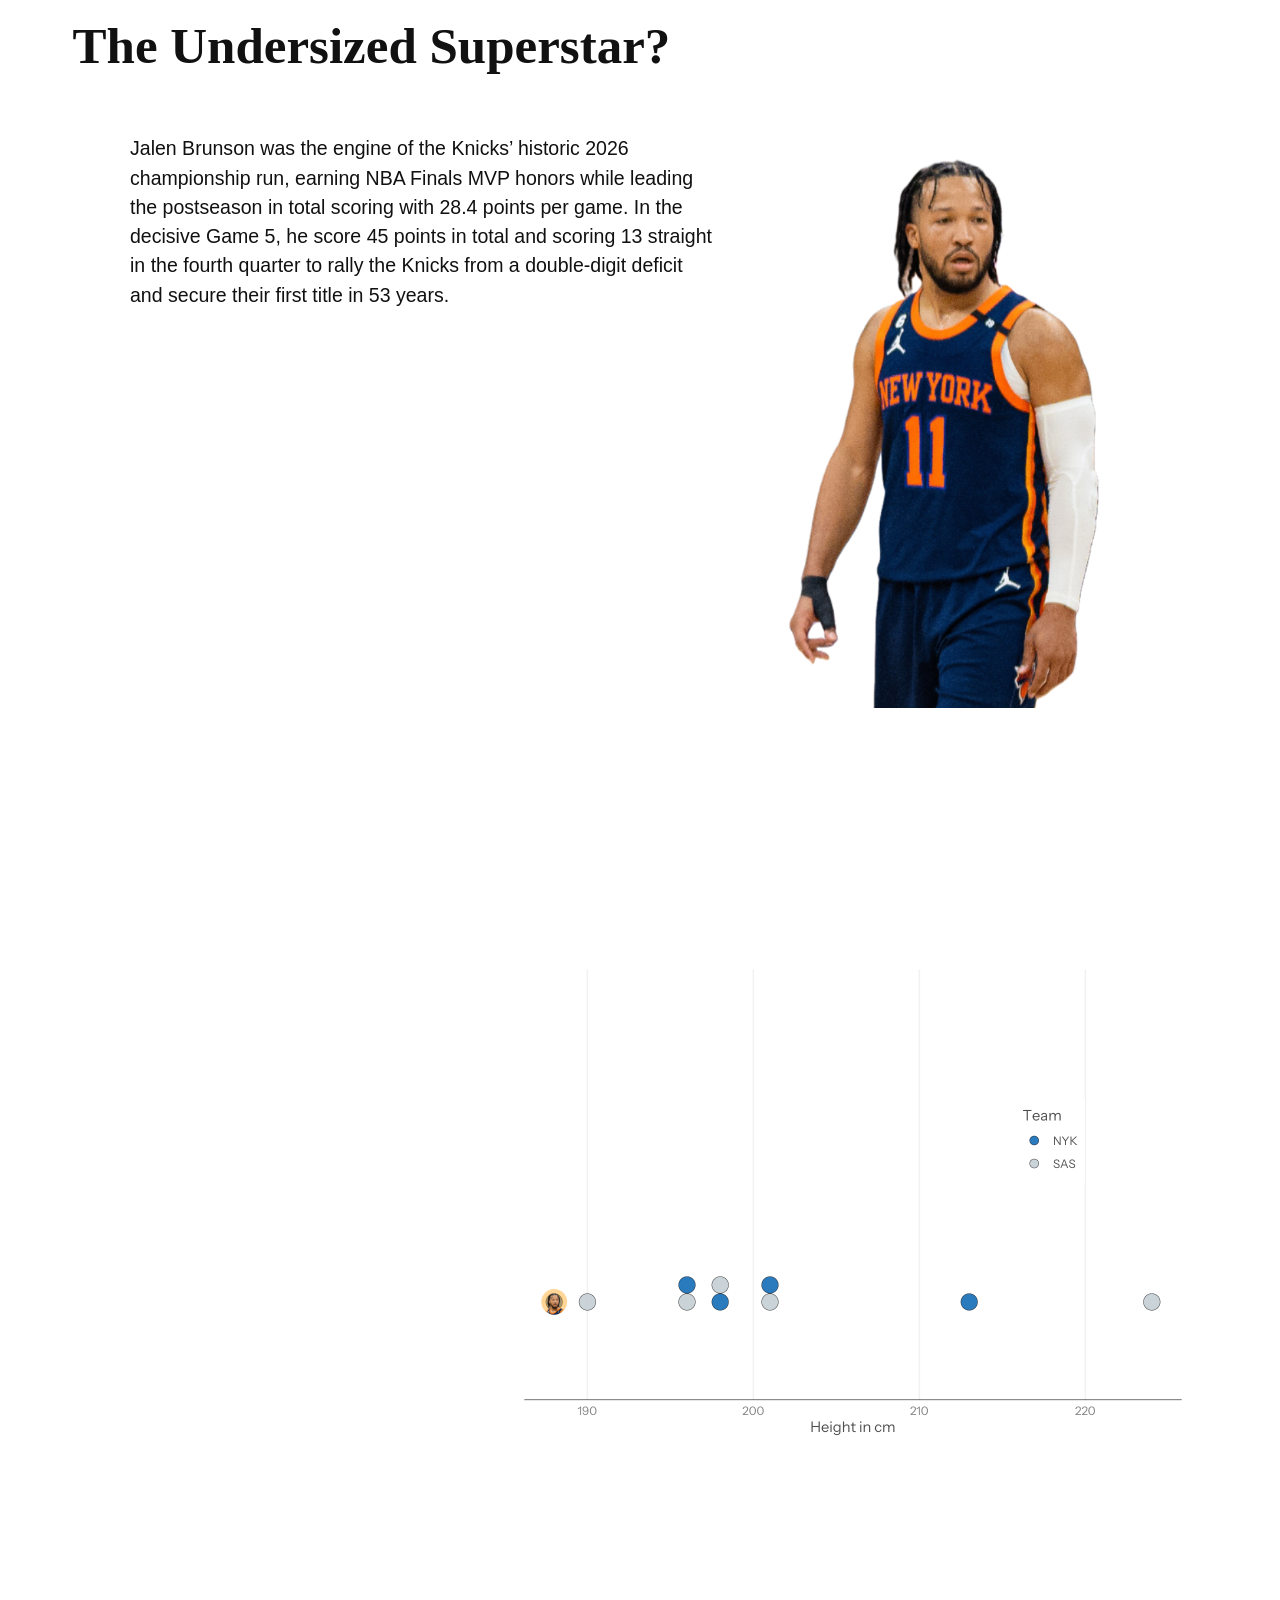
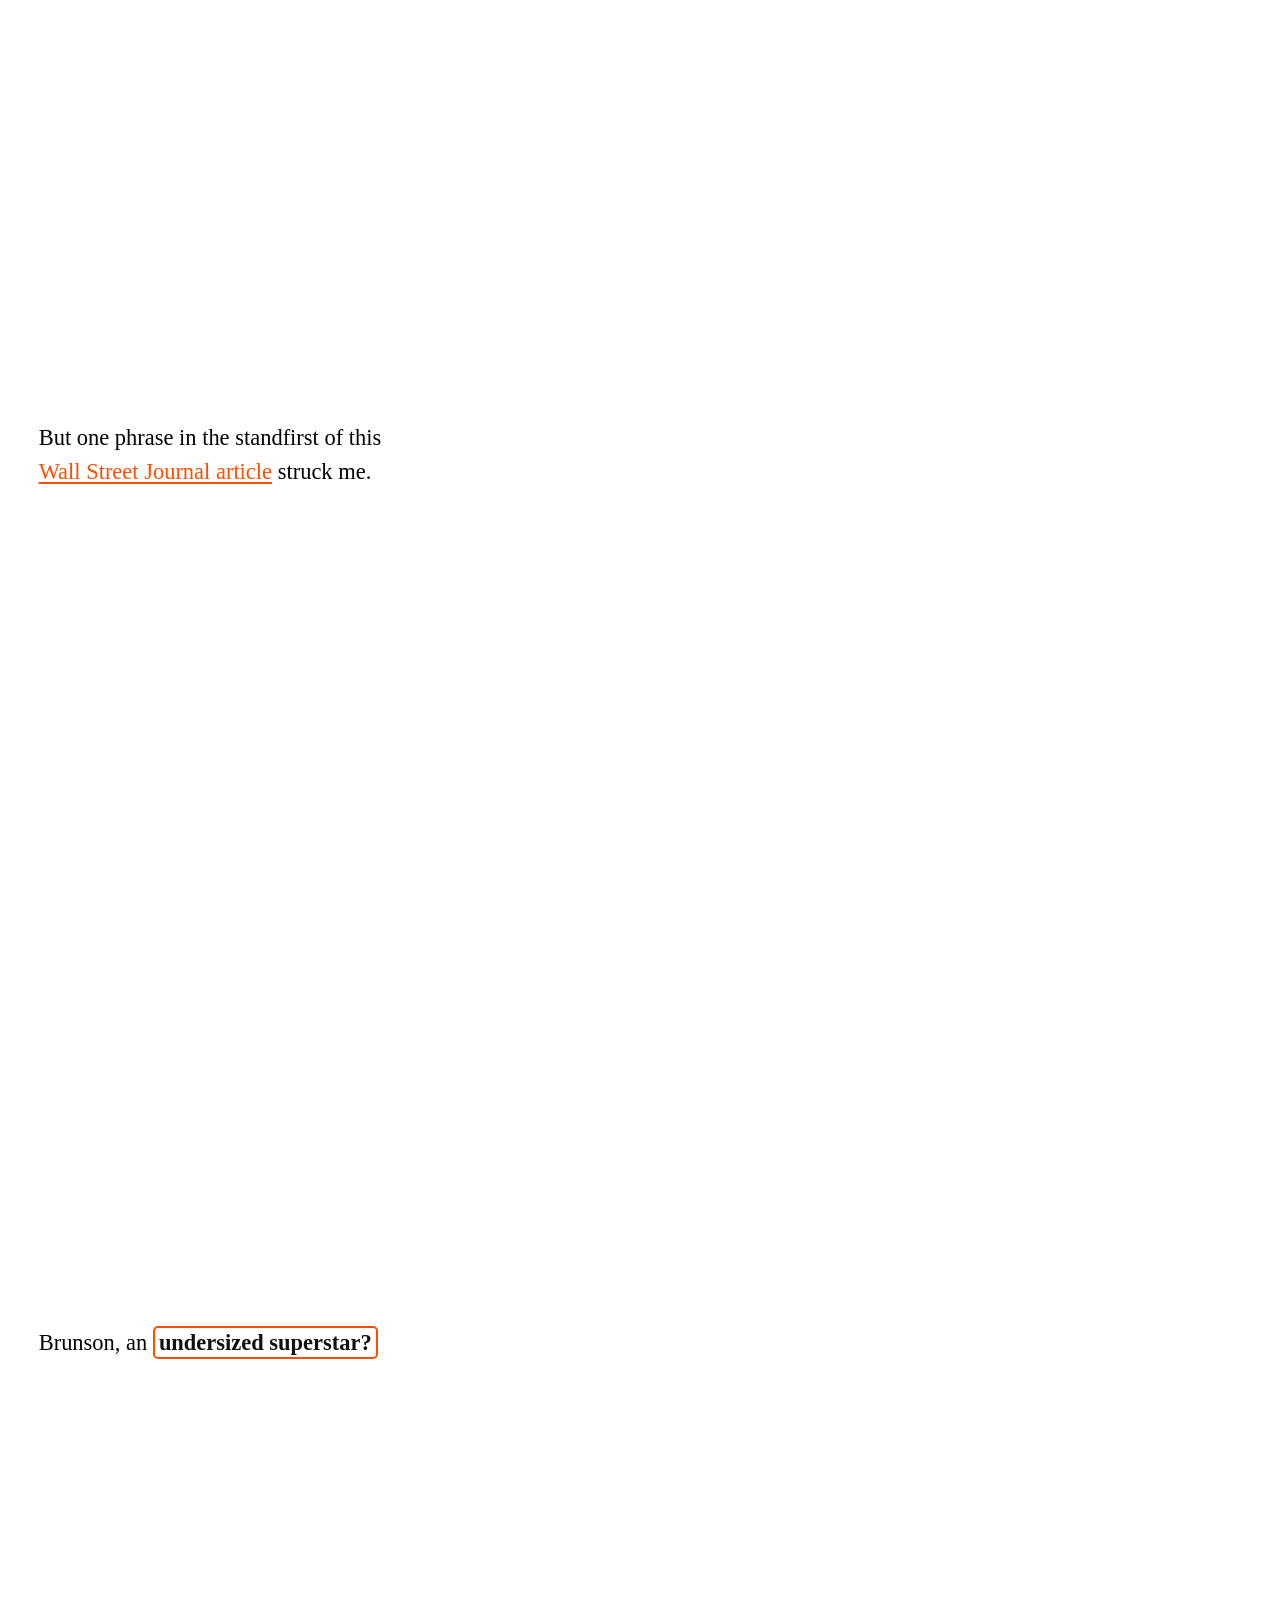
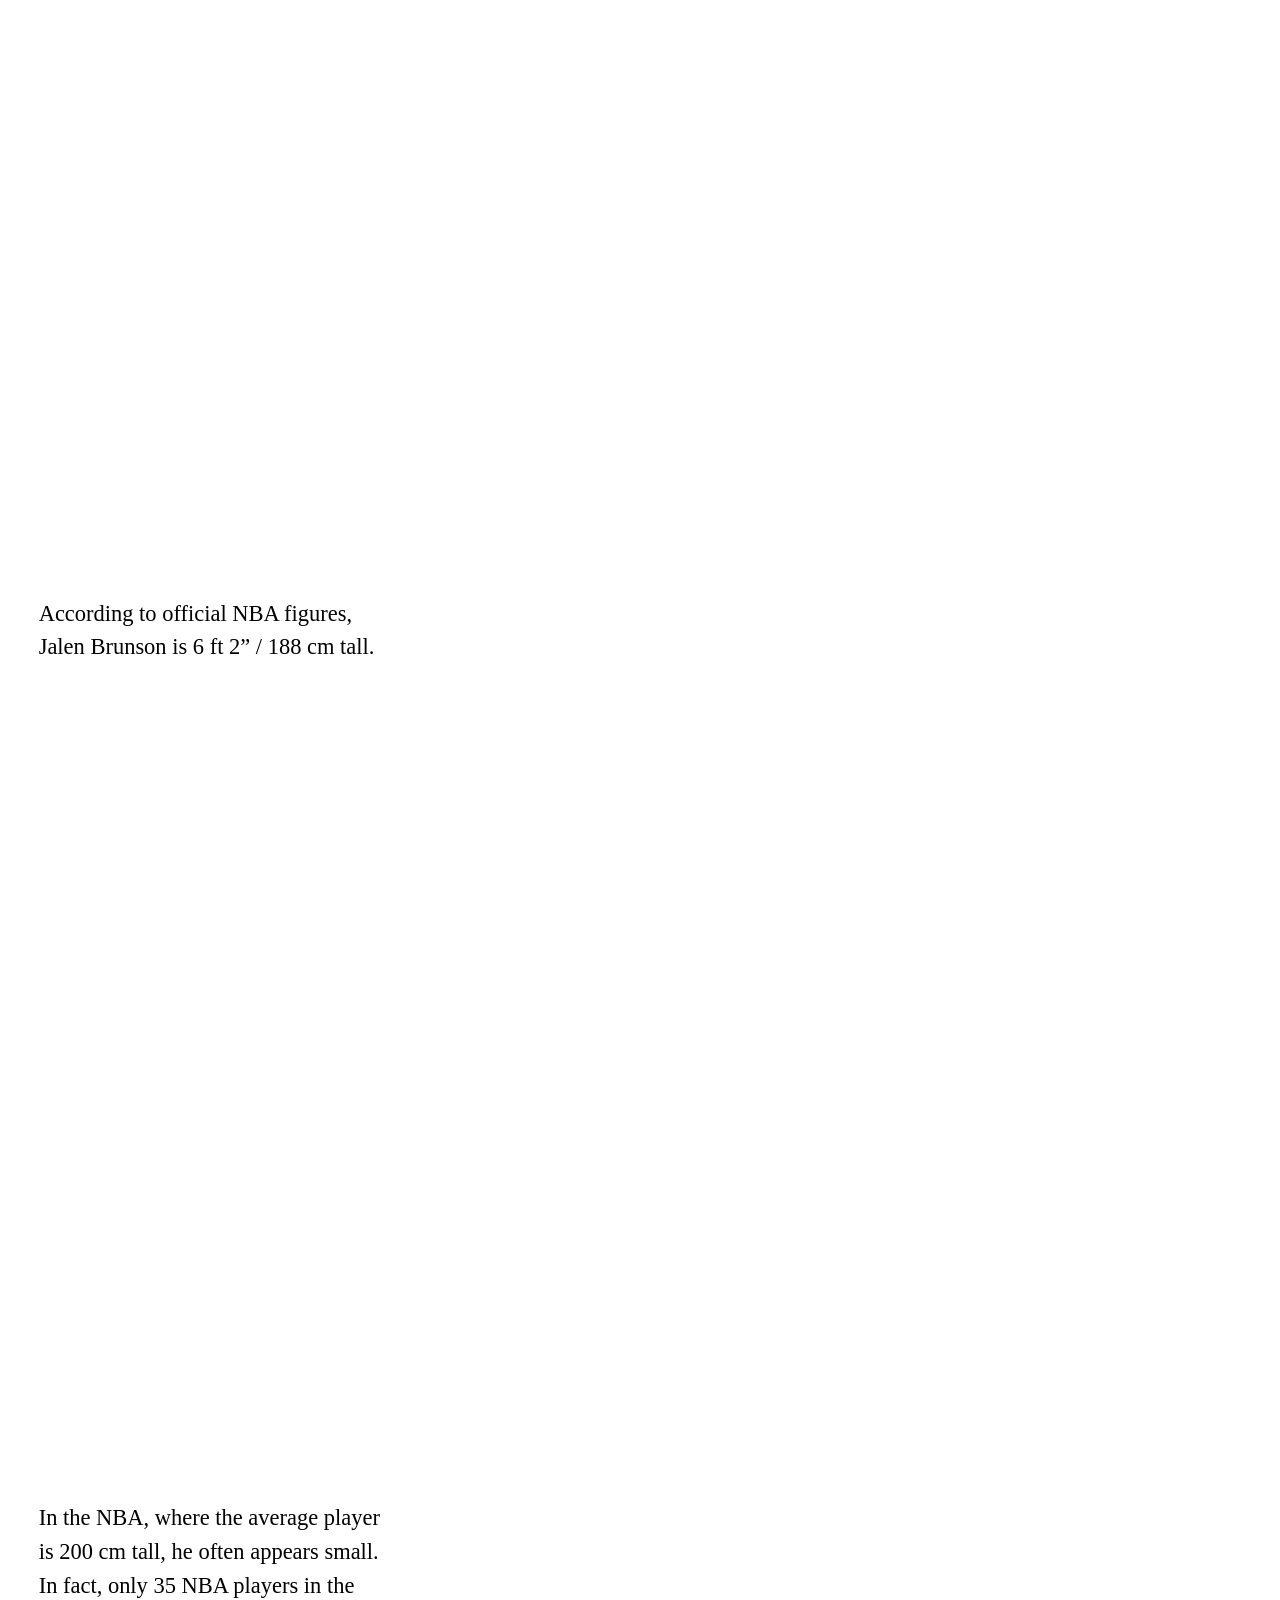
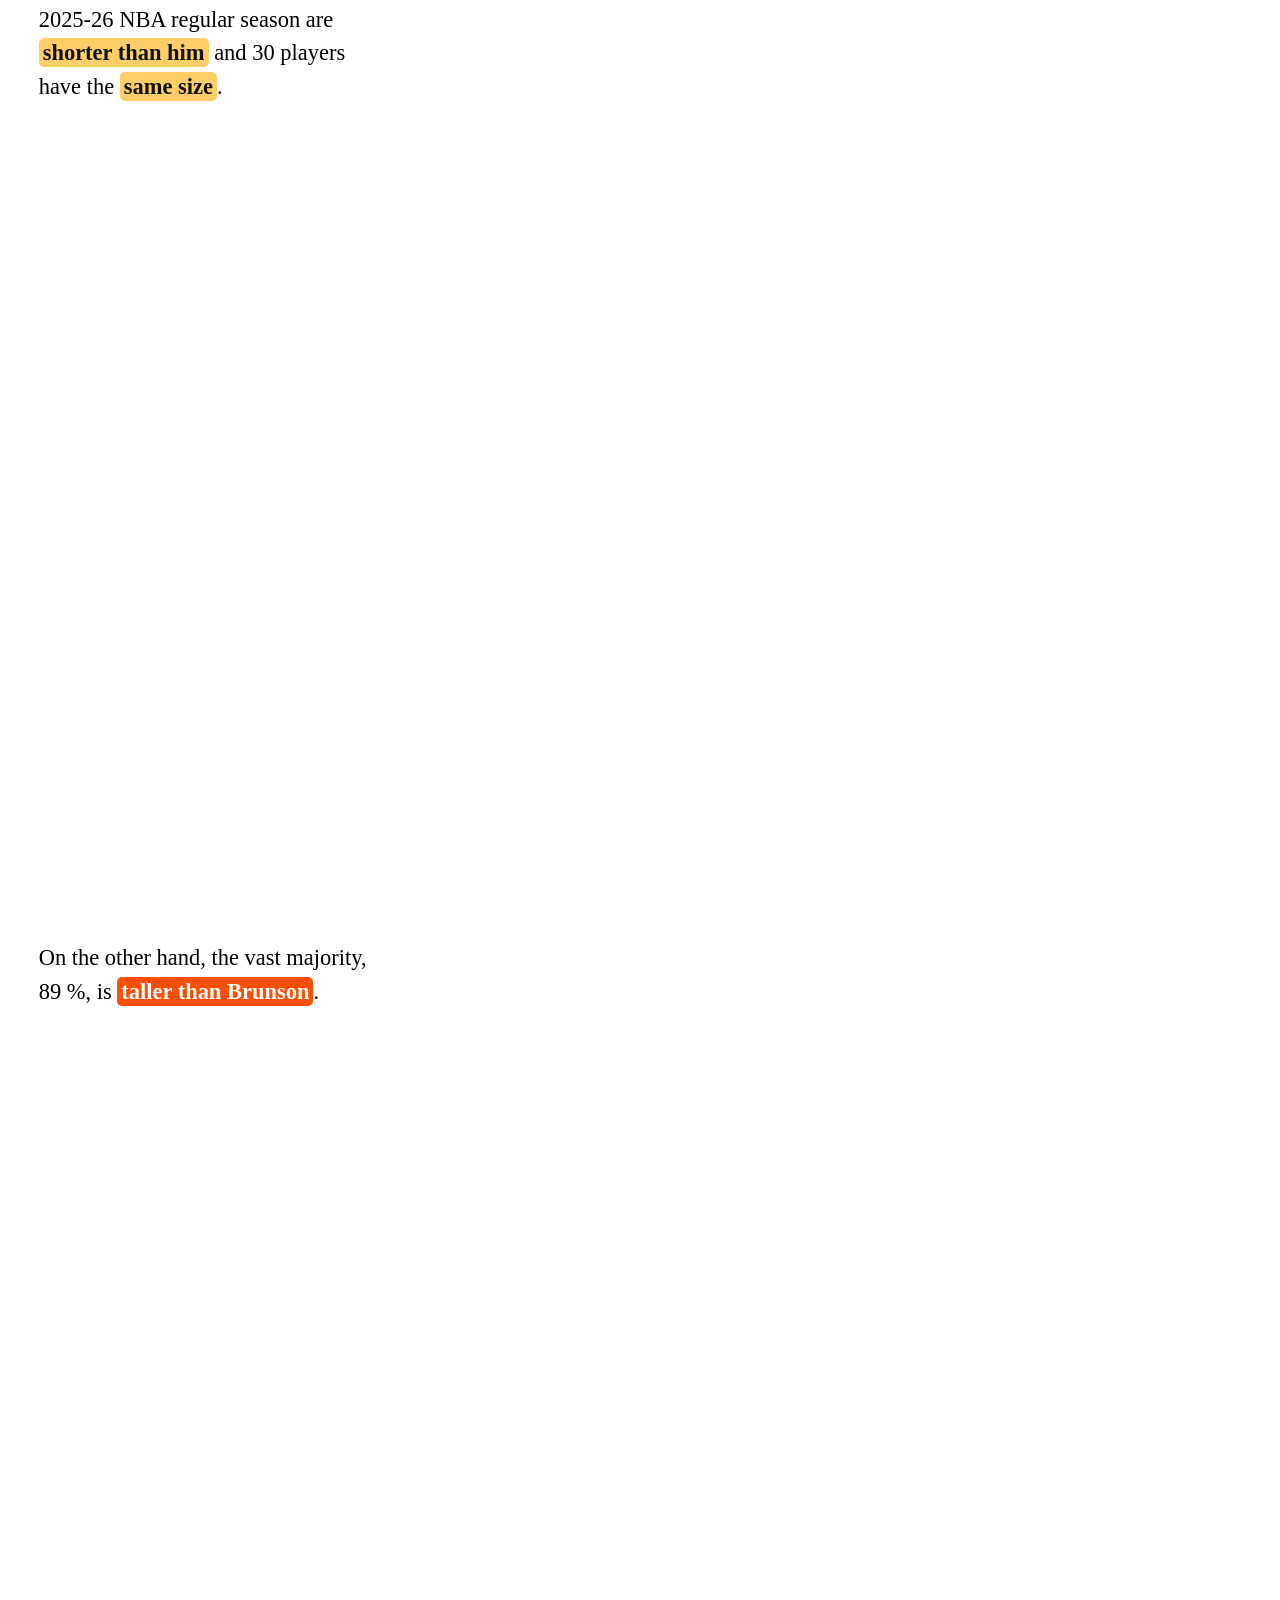
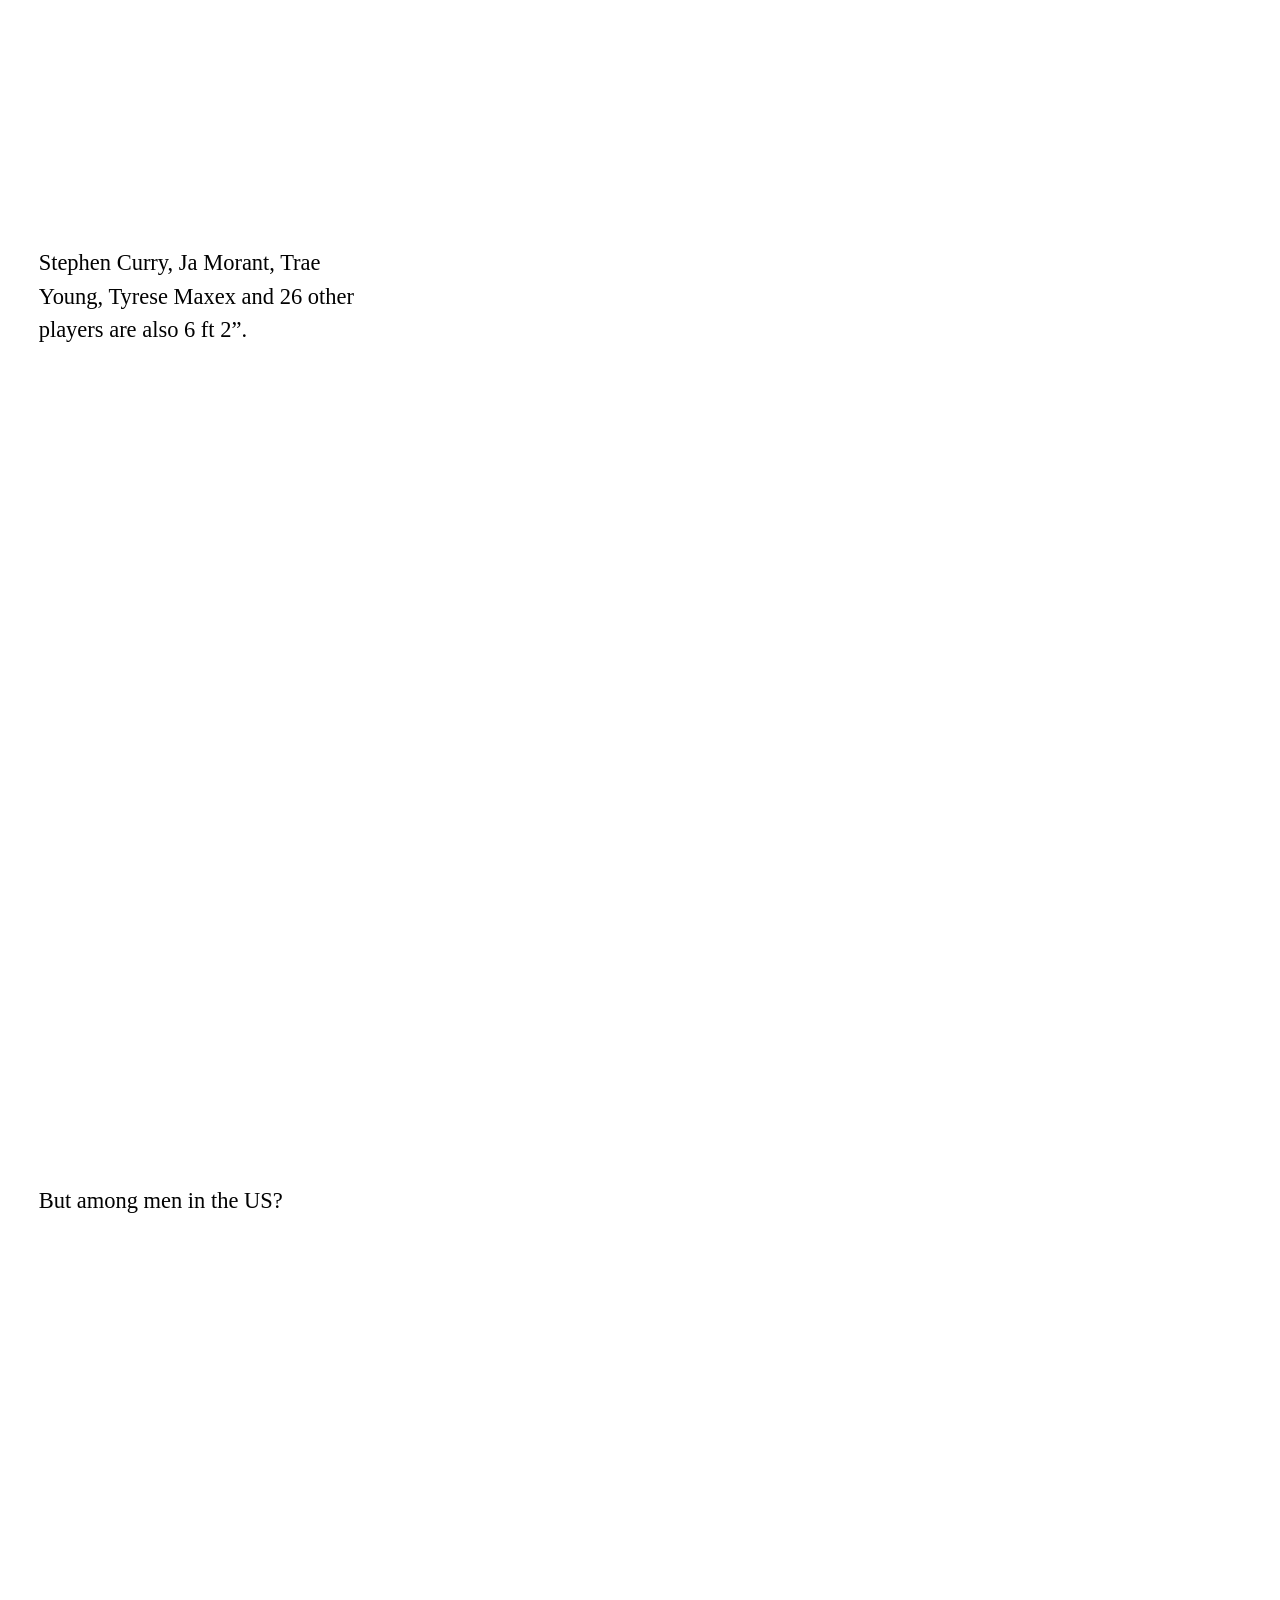
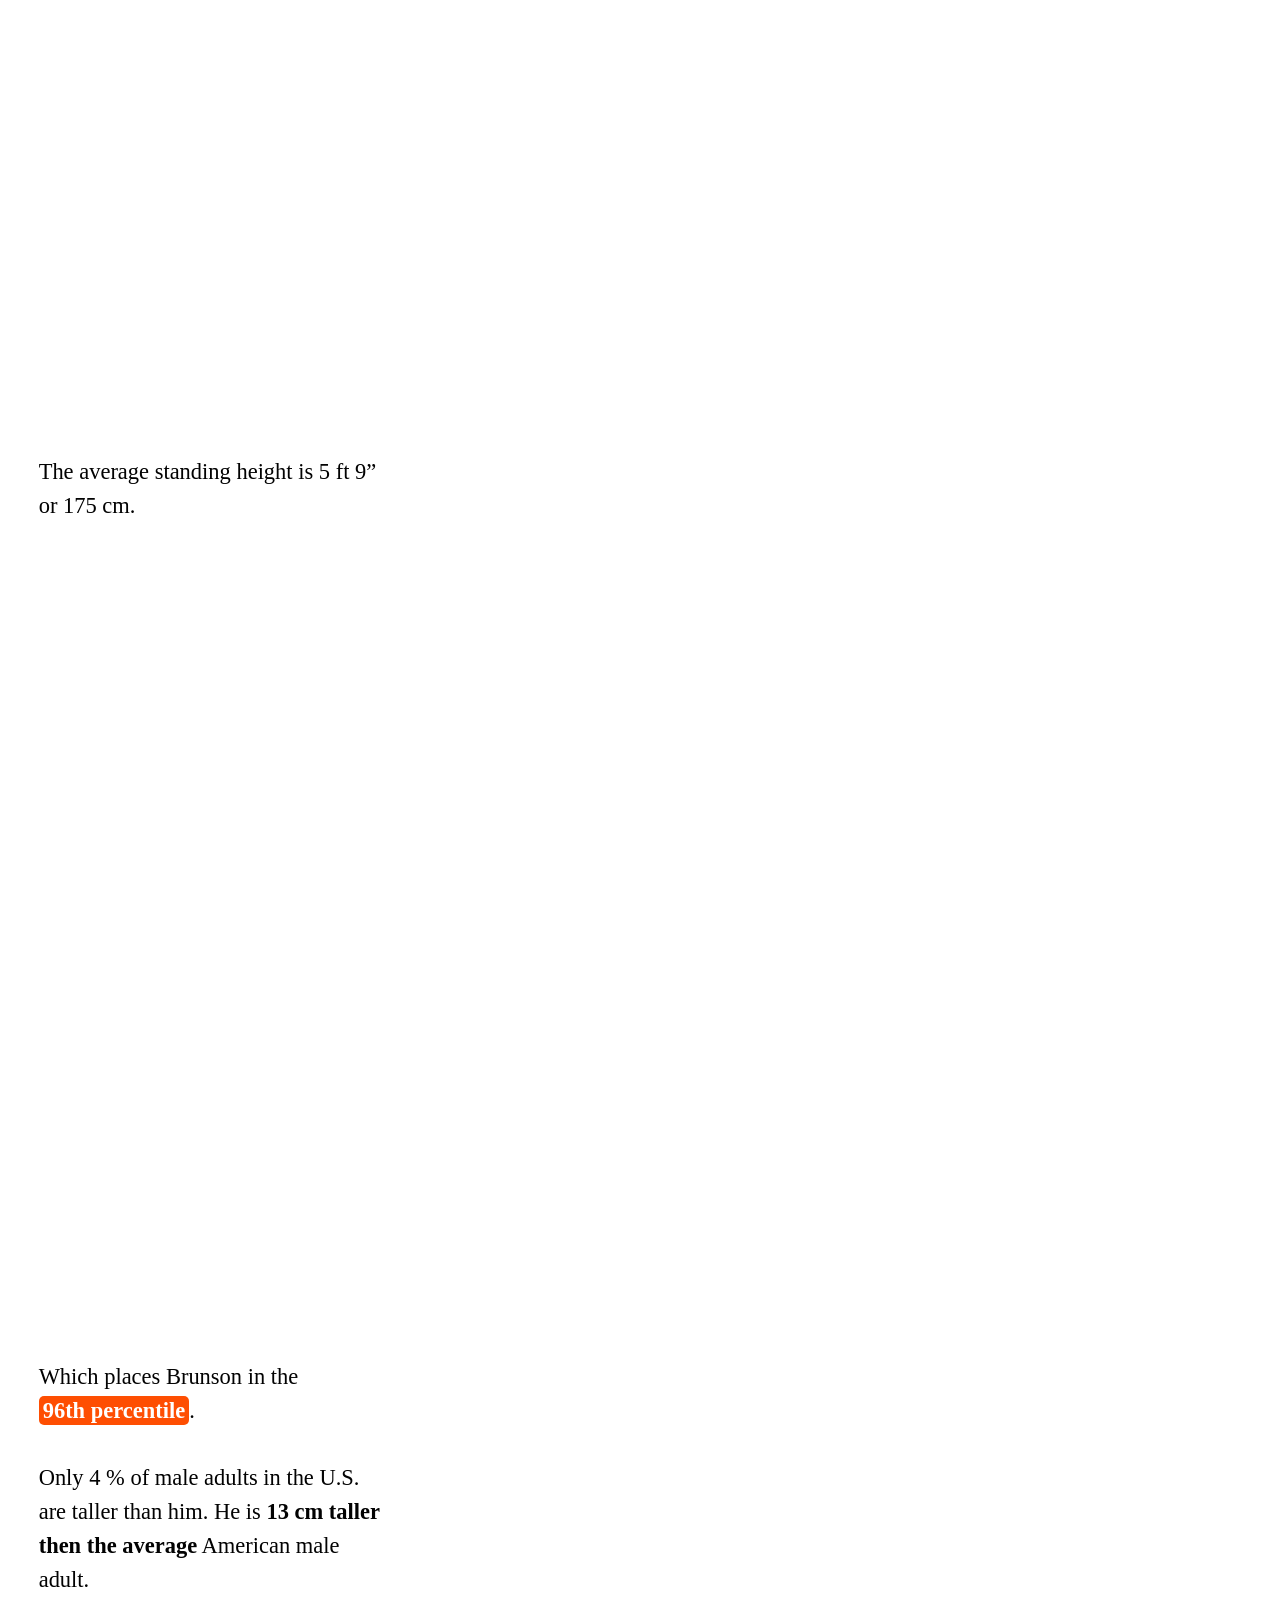
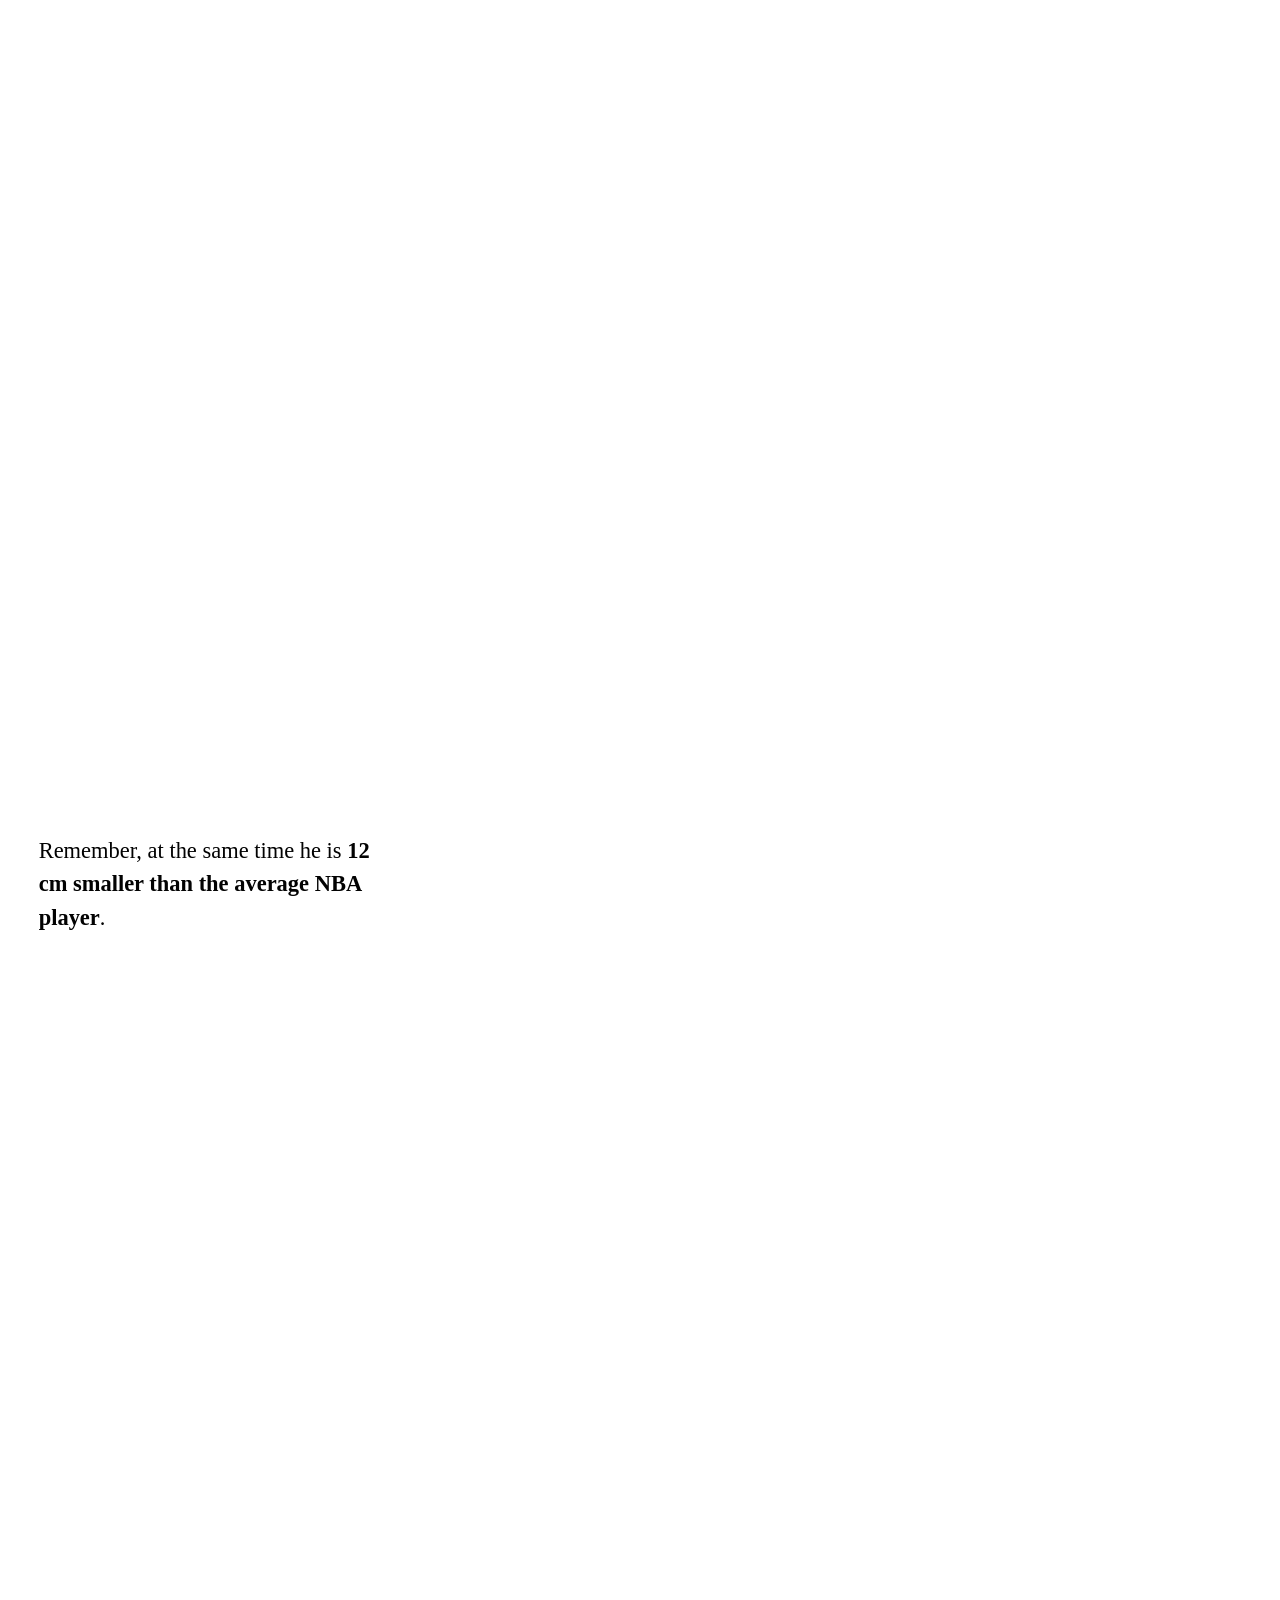
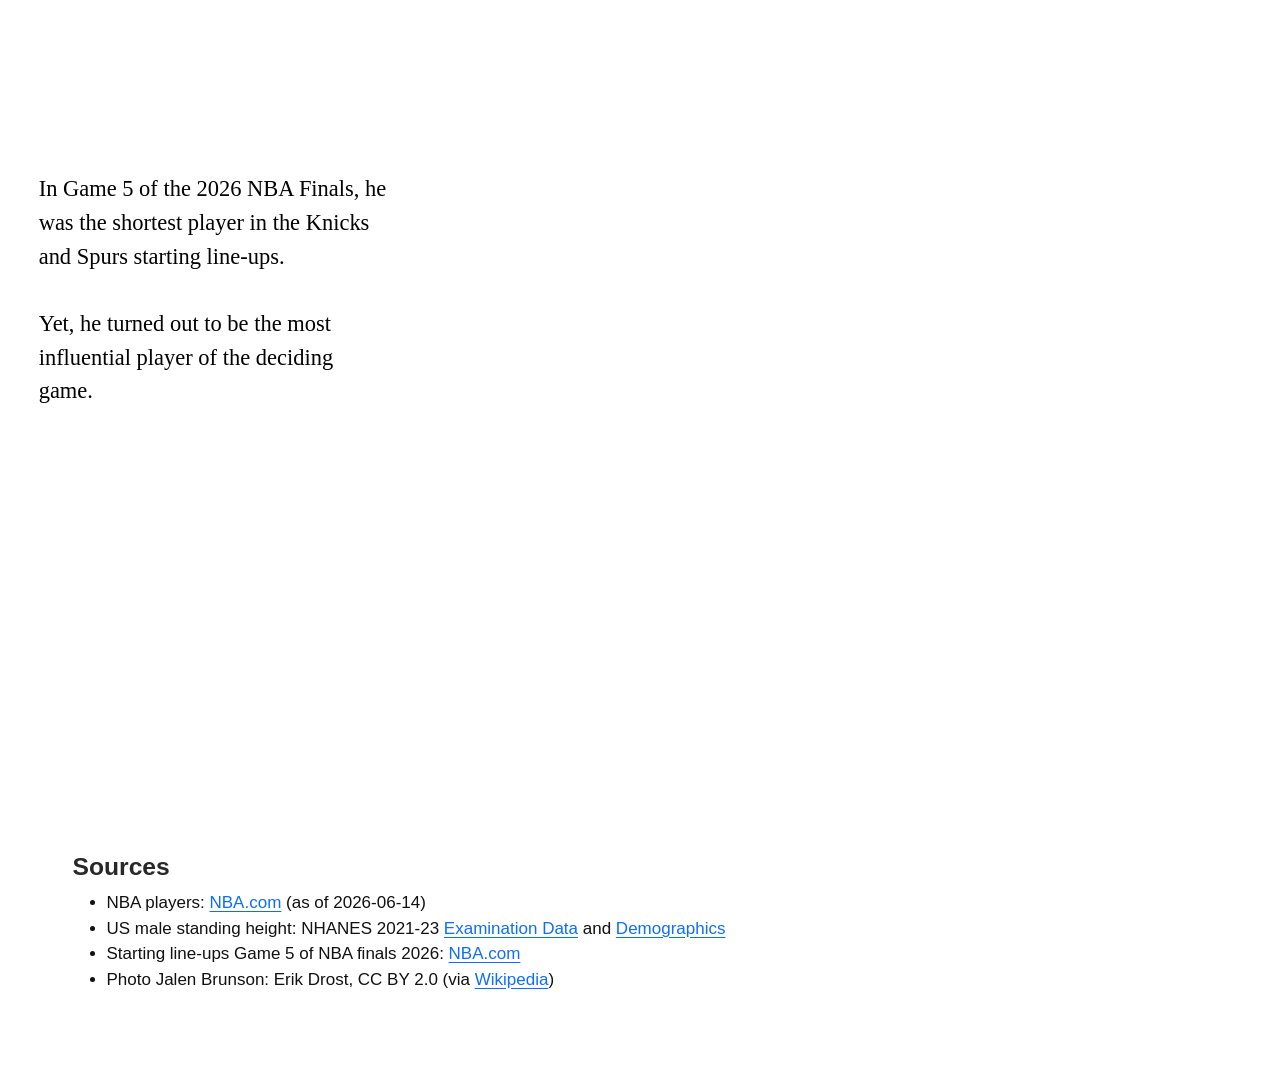
<file: undersized-superstar.html>
<!DOCTYPE html>
<html xmlns="http://www.w3.org/1999/xhtml" lang="en" xml:lang="en"><head>

<meta charset="utf-8">
<meta name="generator" content="quarto-1.8.27">

<meta name="viewport" content="width=device-width, initial-scale=1.0, user-scalable=yes">


<title>The Undersized Superstar?</title>
<style>
code{white-space: pre-wrap;}
span.smallcaps{font-variant: small-caps;}
div.columns{display: flex; gap: min(4vw, 1.5em);}
div.column{flex: auto; overflow-x: auto;}
div.hanging-indent{margin-left: 1.5em; text-indent: -1.5em;}
ul.task-list{list-style: none;}
ul.task-list li input[type="checkbox"] {
  width: 0.8em;
  margin: 0 0.8em 0.2em -1em; /* quarto-specific, see https://github.com/quarto-dev/quarto-cli/issues/4556 */ 
  vertical-align: middle;
}
</style>


<script src="undersized-superstar_files/libs/clipboard/clipboard.min.js"></script>
<script src="undersized-superstar_files/libs/quarto-html/quarto.js" type="module"></script>
<script src="undersized-superstar_files/libs/quarto-html/tabsets/tabsets.js" type="module"></script>
<script src="undersized-superstar_files/libs/quarto-html/axe/axe-check.js" type="module"></script>
<script src="undersized-superstar_files/libs/quarto-html/popper.min.js"></script>
<script src="undersized-superstar_files/libs/quarto-html/tippy.umd.min.js"></script>
<script src="undersized-superstar_files/libs/quarto-html/anchor.min.js"></script>
<link href="undersized-superstar_files/libs/quarto-html/tippy.css" rel="stylesheet">
<link href="undersized-superstar_files/libs/quarto-html/quarto-syntax-highlighting-ed96de9b727972fe78a7b5d16c58bf87.css" rel="stylesheet" id="quarto-text-highlighting-styles">
<script src="undersized-superstar_files/libs/bootstrap/bootstrap.min.js"></script>
<link href="undersized-superstar_files/libs/bootstrap/bootstrap-icons.css" rel="stylesheet">
<link href="undersized-superstar_files/libs/bootstrap/bootstrap-d6a003b94517c951b2d65075d42fb01b.min.css" rel="stylesheet" append-hash="true" id="quarto-bootstrap" data-mode="light">
<script src="undersized-superstar_files/libs/quarto-contrib/intersection-observer-polyfill-1.0.0/intersection-observer.js"></script>
<script src="undersized-superstar_files/libs/quarto-contrib/scrollama-3.2.0/scrollama.min.js"></script>
<script src="undersized-superstar_files/libs/quarto-contrib/closeread-0.1.0/closeread.js"></script>
<link rel="icon" type="image/x-icon" href="media/logo.png">
<meta cr-debug-mode="false">
<meta cr-remove-header-space="false">


<link rel="stylesheet" href="_extensions/qmd-lab/closeread/closeread.css">
<link rel="stylesheet" href="css/styles.css">
</head>

<body class="quarto-light">

<div id="quarto-content" class="page-columns page-rows-contents page-layout-full">

<main class="content column-page" id="quarto-document-content">
      <!-- user-provided yaml closeread style options -->
      <style>
        :root {
          --cr-section-background-color: #FFFFFF;
--cr-narrative-font-family: Instrument Sans;
        }
      </style>
    

<header id="title-block-header" class="quarto-title-block default">
<div class="quarto-title">
<h1 class="title">The Undersized Superstar?</h1>
</div>



<div class="quarto-title-meta column-page">

    
  
    
  </div>
  


</header>


<div class="container">
<div class="text-column">
<p>Jalen Brunson was the engine of the Knicks’ historic 2026 championship run, earning NBA Finals MVP honors while leading the postseason in total scoring with 28.4 points per game. In the decisive Game 5, he score 45 points in total and scoring 13 straight in the fourth quarter to rally the Knicks from a double-digit deficit and secure their first title in 53 years.</p>
</div>
<div class="image-column">
<p><img src="media/brunson-free.png" alt="Jalen Brunson, a basketball professional, in a NY Knicks jersey"></p>
</div>
</div>
<div class="cr-section cr-column-screen sidebar-left">
<div class="narrative-col">
<div class="trigger">
<div class="cell narrative">

</div>
</div>
<div class="trigger new-trigger" data-focus-on="cr-wsj">
<div class="narrative">
<p>But one phrase in the standfirst of this <a href="https://www.wsj.com/sports/basketball/jalen-brunson-new-york-knicks-nba-finals-ac6b287d?st=LPtr5c">Wall Street Journal article</a> struck me.</p>
</div>
</div>
<div class="trigger new-trigger" data-focus-on="cr-wsj-highlighted">
<div class="narrative">
<p>Brunson, an <em class="highlighted-text highlighted-text-orange-border">undersized superstar?</em></p>
</div>
</div>
<div class="trigger new-trigger" data-focus-on="cr-init-brunson">
<div class="narrative">
<p>According to official NBA figures, Jalen Brunson is 6 ft 2” / 188 cm tall.</p>
</div>
</div>
<div class="trigger new-trigger" data-focus-on="cr-nba-dist">
<div class="narrative">
<p>In the NBA, where the average player is 200 cm tall, he often appears small. In fact, only 35 NBA players in the 2025-26 NBA regular season are <em class="highlighted-text highlighted-text-yellow">shorter than him</em> and 30 players have the <em class="highlighted-text highlighted-text-yellow">same size</em>.</p>
</div>
</div>
<div class="trigger">
<div class="narrative">
<p>On the other hand, the vast majority, 89 %, is <em class="highlighted-text highlighted-text-orange">taller than Brunson</em>.</p>
</div>
</div>
<div class="trigger">
<div class="narrative">
<p>Stephen Curry, Ja Morant, Trae Young, Tyrese Maxex and 26 other players are also 6 ft 2”.</p>
</div>
</div>
<div class="trigger new-trigger" data-focus-on="cr-men-dist">
<div class="narrative">
<p>But among men in the US?</p>
</div>
</div>
<div class="trigger new-trigger" data-focus-on="cr-men-dist-avg">
<div class="narrative">
<p>The average standing height is 5 ft 9” or 175 cm.</p>
</div>
</div>
<div class="trigger new-trigger" data-focus-on="cr-men-dist-avg-brunson-fill">
<div class="narrative">
<p>Which places Brunson in the<br><em class="highlighted-text highlighted-text-orange">96th percentile</em>.<br><br>Only 4 % of male adults in the U.S. are taller than him. He is <em>13 cm taller then the average</em> American male adult.</p>
</div>
</div>
<div class="trigger new-trigger" data-focus-on="cr-men-nba-comparison-density">
<div class="narrative">
<p>Remember, at the same time he is <em>12 cm smaller than the average NBA player</em>.</p>
</div>
</div>
<div class="trigger new-trigger" data-focus-on="cr-nba-finals">
<div class="narrative">
<p>In Game 5 of the 2026 NBA Finals, he was the shortest player in the Knicks and Spurs starting line-ups.<br><br>Yet, he turned out to be the most influential player of the deciding game.</p>
</div>
</div>
</div>
<div class="sticky-col">
<div class="sticky-col-stack">
<div id="cr-wsj" class="sticky">
<p><img src="media/wsj.png" width="500"></p>
</div>
<div id="cr-wsj-highlighted" class="sticky">
<p><img src="media/wsj-highlighted.png" width="500"></p>
</div>
<div id="cr-hero-image" class="sticky">
<p><img src="media/brunson-free.png" height="500"></p>
</div>
<div id="cr-init-brunson" class="sticky">
<div class="cell">
<div class="cell-output-display">
<div>
<figure class="figure">
<p><img src="undersized-superstar_files/figure-html/unnamed-chunk-4-1.png" class="img-fluid figure-img" width="672"></p>
</figure>
</div>
</div>
</div>
</div>
<div id="cr-nba-dist" class="sticky">
<div class="cell">
<div class="cell-output-display">
<div>
<figure class="figure">
<p><img src="undersized-superstar_files/figure-html/unnamed-chunk-5-1.png" class="img-fluid figure-img" width="672"></p>
</figure>
</div>
</div>
</div>
</div>
<div id="cr-men-dist" class="sticky">
<div class="cell">
<div class="cell-output-display">
<div>
<figure class="figure">
<p><img src="undersized-superstar_files/figure-html/unnamed-chunk-6-1.png" class="img-fluid figure-img" width="672"></p>
</figure>
</div>
</div>
</div>
</div>
<div id="cr-men-dist-avg" class="sticky">
<div class="cell">
<div class="cell-output-display">
<div>
<figure class="figure">
<p><img src="undersized-superstar_files/figure-html/unnamed-chunk-7-1.png" class="img-fluid figure-img" width="672"></p>
</figure>
</div>
</div>
</div>
</div>
<div id="cr-men-dist-avg-brunson" class="sticky">
<div class="cell">
<div class="cell-output-display">
<div>
<figure class="figure">
<p><img src="undersized-superstar_files/figure-html/unnamed-chunk-8-1.png" class="img-fluid figure-img" width="672"></p>
</figure>
</div>
</div>
</div>
</div>
<div id="cr-men-dist-avg-brunson-fill" class="sticky">
<div class="cell">
<div class="cell-output-display">
<div>
<figure class="figure">
<p><img src="undersized-superstar_files/figure-html/unnamed-chunk-9-1.png" class="img-fluid figure-img" width="672"></p>
</figure>
</div>
</div>
</div>
</div>
<div id="cr-men-nba-comparison-density" class="sticky">
<div class="cell">
<div class="cell-output-display">
<div>
<figure class="figure">
<p><img src="undersized-superstar_files/figure-html/unnamed-chunk-10-1.png" class="img-fluid figure-img" width="672"></p>
</figure>
</div>
</div>
</div>
</div>
<div id="cr-nba-finals" class="sticky">
<div class="cell">
<div class="cell-output-display">
<div>
<figure class="figure">
<p><img src="undersized-superstar_files/figure-html/nba-finals-starting-lineups-1.png" class="img-fluid figure-img" width="672"></p>
</figure>
</div>
</div>
</div>
</div>
</div>
</div>
</div>
<section id="sources" class="level3">
<h3 class="anchored" data-anchor-id="sources">Sources</h3>
<ul>
<li>NBA players: <a href="https://www.nba.com/players">NBA.com</a> (as of 2026-06-14)</li>
<li>US male standing height: NHANES 2021-23 <a href="https://wwwn.cdc.gov/nchs/nhanes/search/datapage.aspx?Component=Examination&amp;Cycle=2021-2023">Examination Data</a> and <a href="https://wwwn.cdc.gov/nchs/nhanes/search/datapage.aspx?Component=Demographics&amp;Cycle=2021-2023">Demographics</a></li>
<li>Starting line-ups Game 5 of NBA finals 2026: <a href="https://www.nba.com/news/live-updates-2026-nba-finals-game-5-knicks-seek-first-title-since-1973">NBA.com</a></li>
<li>Photo Jalen Brunson: Erik Drost, CC BY 2.0 (via <a href="https://de.wikipedia.org/wiki/Jalen_Brunson#/media/Datei:Jalen_Brunson_2023_(cropped).jpg">Wikipedia</a>)</li>
</ul>
</section>

</main>
<!-- /main column -->
<script id="quarto-html-after-body" type="application/javascript">
  window.document.addEventListener("DOMContentLoaded", function (event) {
    const icon = "";
    const anchorJS = new window.AnchorJS();
    anchorJS.options = {
      placement: 'right',
      icon: icon
    };
    anchorJS.add('.anchored');
    const isCodeAnnotation = (el) => {
      for (const clz of el.classList) {
        if (clz.startsWith('code-annotation-')) {                     
          return true;
        }
      }
      return false;
    }
    const onCopySuccess = function(e) {
      // button target
      const button = e.trigger;
      // don't keep focus
      button.blur();
      // flash "checked"
      button.classList.add('code-copy-button-checked');
      var currentTitle = button.getAttribute("title");
      button.setAttribute("title", "Copied!");
      let tooltip;
      if (window.bootstrap) {
        button.setAttribute("data-bs-toggle", "tooltip");
        button.setAttribute("data-bs-placement", "left");
        button.setAttribute("data-bs-title", "Copied!");
        tooltip = new bootstrap.Tooltip(button, 
          { trigger: "manual", 
            customClass: "code-copy-button-tooltip",
            offset: [0, -8]});
        tooltip.show();    
      }
      setTimeout(function() {
        if (tooltip) {
          tooltip.hide();
          button.removeAttribute("data-bs-title");
          button.removeAttribute("data-bs-toggle");
          button.removeAttribute("data-bs-placement");
        }
        button.setAttribute("title", currentTitle);
        button.classList.remove('code-copy-button-checked');
      }, 1000);
      // clear code selection
      e.clearSelection();
    }
    const getTextToCopy = function(trigger) {
      const outerScaffold = trigger.parentElement.cloneNode(true);
      const codeEl = outerScaffold.querySelector('code');
      for (const childEl of codeEl.children) {
        if (isCodeAnnotation(childEl)) {
          childEl.remove();
        }
      }
      return codeEl.innerText;
    }
    const clipboard = new window.ClipboardJS('.code-copy-button:not([data-in-quarto-modal])', {
      text: getTextToCopy
    });
    clipboard.on('success', onCopySuccess);
    if (window.document.getElementById('quarto-embedded-source-code-modal')) {
      const clipboardModal = new window.ClipboardJS('.code-copy-button[data-in-quarto-modal]', {
        text: getTextToCopy,
        container: window.document.getElementById('quarto-embedded-source-code-modal')
      });
      clipboardModal.on('success', onCopySuccess);
    }
      var localhostRegex = new RegExp(/^(?:http|https):\/\/localhost\:?[0-9]*\//);
      var mailtoRegex = new RegExp(/^mailto:/);
        var filterRegex = new RegExp('/' + window.location.host + '/');
      var isInternal = (href) => {
          return filterRegex.test(href) || localhostRegex.test(href) || mailtoRegex.test(href);
      }
      // Inspect non-navigation links and adorn them if external
     var links = window.document.querySelectorAll('a[href]:not(.nav-link):not(.navbar-brand):not(.toc-action):not(.sidebar-link):not(.sidebar-item-toggle):not(.pagination-link):not(.no-external):not([aria-hidden]):not(.dropdown-item):not(.quarto-navigation-tool):not(.about-link)');
      for (var i=0; i<links.length; i++) {
        const link = links[i];
        if (!isInternal(link.href)) {
          // undo the damage that might have been done by quarto-nav.js in the case of
          // links that we want to consider external
          if (link.dataset.originalHref !== undefined) {
            link.href = link.dataset.originalHref;
          }
        }
      }
    function tippyHover(el, contentFn, onTriggerFn, onUntriggerFn) {
      const config = {
        allowHTML: true,
        maxWidth: 500,
        delay: 100,
        arrow: false,
        appendTo: function(el) {
            return el.parentElement;
        },
        interactive: true,
        interactiveBorder: 10,
        theme: 'quarto',
        placement: 'bottom-start',
      };
      if (contentFn) {
        config.content = contentFn;
      }
      if (onTriggerFn) {
        config.onTrigger = onTriggerFn;
      }
      if (onUntriggerFn) {
        config.onUntrigger = onUntriggerFn;
      }
      window.tippy(el, config); 
    }
    const noterefs = window.document.querySelectorAll('a[role="doc-noteref"]');
    for (var i=0; i<noterefs.length; i++) {
      const ref = noterefs[i];
      tippyHover(ref, function() {
        // use id or data attribute instead here
        let href = ref.getAttribute('data-footnote-href') || ref.getAttribute('href');
        try { href = new URL(href).hash; } catch {}
        const id = href.replace(/^#\/?/, "");
        const note = window.document.getElementById(id);
        if (note) {
          return note.innerHTML;
        } else {
          return "";
        }
      });
    }
    const xrefs = window.document.querySelectorAll('a.quarto-xref');
    const processXRef = (id, note) => {
      // Strip column container classes
      const stripColumnClz = (el) => {
        el.classList.remove("page-full", "page-columns");
        if (el.children) {
          for (const child of el.children) {
            stripColumnClz(child);
          }
        }
      }
      stripColumnClz(note)
      if (id === null || id.startsWith('sec-')) {
        // Special case sections, only their first couple elements
        const container = document.createElement("div");
        if (note.children && note.children.length > 2) {
          container.appendChild(note.children[0].cloneNode(true));
          for (let i = 1; i < note.children.length; i++) {
            const child = note.children[i];
            if (child.tagName === "P" && child.innerText === "") {
              continue;
            } else {
              container.appendChild(child.cloneNode(true));
              break;
            }
          }
          if (window.Quarto?.typesetMath) {
            window.Quarto.typesetMath(container);
          }
          return container.innerHTML
        } else {
          if (window.Quarto?.typesetMath) {
            window.Quarto.typesetMath(note);
          }
          return note.innerHTML;
        }
      } else {
        // Remove any anchor links if they are present
        const anchorLink = note.querySelector('a.anchorjs-link');
        if (anchorLink) {
          anchorLink.remove();
        }
        if (window.Quarto?.typesetMath) {
          window.Quarto.typesetMath(note);
        }
        if (note.classList.contains("callout")) {
          return note.outerHTML;
        } else {
          return note.innerHTML;
        }
      }
    }
    for (var i=0; i<xrefs.length; i++) {
      const xref = xrefs[i];
      tippyHover(xref, undefined, function(instance) {
        instance.disable();
        let url = xref.getAttribute('href');
        let hash = undefined; 
        if (url.startsWith('#')) {
          hash = url;
        } else {
          try { hash = new URL(url).hash; } catch {}
        }
        if (hash) {
          const id = hash.replace(/^#\/?/, "");
          const note = window.document.getElementById(id);
          if (note !== null) {
            try {
              const html = processXRef(id, note.cloneNode(true));
              instance.setContent(html);
            } finally {
              instance.enable();
              instance.show();
            }
          } else {
            // See if we can fetch this
            fetch(url.split('#')[0])
            .then(res => res.text())
            .then(html => {
              const parser = new DOMParser();
              const htmlDoc = parser.parseFromString(html, "text/html");
              const note = htmlDoc.getElementById(id);
              if (note !== null) {
                const html = processXRef(id, note);
                instance.setContent(html);
              } 
            }).finally(() => {
              instance.enable();
              instance.show();
            });
          }
        } else {
          // See if we can fetch a full url (with no hash to target)
          // This is a special case and we should probably do some content thinning / targeting
          fetch(url)
          .then(res => res.text())
          .then(html => {
            const parser = new DOMParser();
            const htmlDoc = parser.parseFromString(html, "text/html");
            const note = htmlDoc.querySelector('main.content');
            if (note !== null) {
              // This should only happen for chapter cross references
              // (since there is no id in the URL)
              // remove the first header
              if (note.children.length > 0 && note.children[0].tagName === "HEADER") {
                note.children[0].remove();
              }
              const html = processXRef(null, note);
              instance.setContent(html);
            } 
          }).finally(() => {
            instance.enable();
            instance.show();
          });
        }
      }, function(instance) {
      });
    }
        let selectedAnnoteEl;
        const selectorForAnnotation = ( cell, annotation) => {
          let cellAttr = 'data-code-cell="' + cell + '"';
          let lineAttr = 'data-code-annotation="' +  annotation + '"';
          const selector = 'span[' + cellAttr + '][' + lineAttr + ']';
          return selector;
        }
        const selectCodeLines = (annoteEl) => {
          const doc = window.document;
          const targetCell = annoteEl.getAttribute("data-target-cell");
          const targetAnnotation = annoteEl.getAttribute("data-target-annotation");
          const annoteSpan = window.document.querySelector(selectorForAnnotation(targetCell, targetAnnotation));
          const lines = annoteSpan.getAttribute("data-code-lines").split(",");
          const lineIds = lines.map((line) => {
            return targetCell + "-" + line;
          })
          let top = null;
          let height = null;
          let parent = null;
          if (lineIds.length > 0) {
              //compute the position of the single el (top and bottom and make a div)
              const el = window.document.getElementById(lineIds[0]);
              top = el.offsetTop;
              height = el.offsetHeight;
              parent = el.parentElement.parentElement;
            if (lineIds.length > 1) {
              const lastEl = window.document.getElementById(lineIds[lineIds.length - 1]);
              const bottom = lastEl.offsetTop + lastEl.offsetHeight;
              height = bottom - top;
            }
            if (top !== null && height !== null && parent !== null) {
              // cook up a div (if necessary) and position it 
              let div = window.document.getElementById("code-annotation-line-highlight");
              if (div === null) {
                div = window.document.createElement("div");
                div.setAttribute("id", "code-annotation-line-highlight");
                div.style.position = 'absolute';
                parent.appendChild(div);
              }
              div.style.top = top - 2 + "px";
              div.style.height = height + 4 + "px";
              div.style.left = 0;
              let gutterDiv = window.document.getElementById("code-annotation-line-highlight-gutter");
              if (gutterDiv === null) {
                gutterDiv = window.document.createElement("div");
                gutterDiv.setAttribute("id", "code-annotation-line-highlight-gutter");
                gutterDiv.style.position = 'absolute';
                const codeCell = window.document.getElementById(targetCell);
                const gutter = codeCell.querySelector('.code-annotation-gutter');
                gutter.appendChild(gutterDiv);
              }
              gutterDiv.style.top = top - 2 + "px";
              gutterDiv.style.height = height + 4 + "px";
            }
            selectedAnnoteEl = annoteEl;
          }
        };
        const unselectCodeLines = () => {
          const elementsIds = ["code-annotation-line-highlight", "code-annotation-line-highlight-gutter"];
          elementsIds.forEach((elId) => {
            const div = window.document.getElementById(elId);
            if (div) {
              div.remove();
            }
          });
          selectedAnnoteEl = undefined;
        };
          // Handle positioning of the toggle
      window.addEventListener(
        "resize",
        throttle(() => {
          elRect = undefined;
          if (selectedAnnoteEl) {
            selectCodeLines(selectedAnnoteEl);
          }
        }, 10)
      );
      function throttle(fn, ms) {
      let throttle = false;
      let timer;
        return (...args) => {
          if(!throttle) { // first call gets through
              fn.apply(this, args);
              throttle = true;
          } else { // all the others get throttled
              if(timer) clearTimeout(timer); // cancel #2
              timer = setTimeout(() => {
                fn.apply(this, args);
                timer = throttle = false;
              }, ms);
          }
        };
      }
        // Attach click handler to the DT
        const annoteDls = window.document.querySelectorAll('dt[data-target-cell]');
        for (const annoteDlNode of annoteDls) {
          annoteDlNode.addEventListener('click', (event) => {
            const clickedEl = event.target;
            if (clickedEl !== selectedAnnoteEl) {
              unselectCodeLines();
              const activeEl = window.document.querySelector('dt[data-target-cell].code-annotation-active');
              if (activeEl) {
                activeEl.classList.remove('code-annotation-active');
              }
              selectCodeLines(clickedEl);
              clickedEl.classList.add('code-annotation-active');
            } else {
              // Unselect the line
              unselectCodeLines();
              clickedEl.classList.remove('code-annotation-active');
            }
          });
        }
    const findCites = (el) => {
      const parentEl = el.parentElement;
      if (parentEl) {
        const cites = parentEl.dataset.cites;
        if (cites) {
          return {
            el,
            cites: cites.split(' ')
          };
        } else {
          return findCites(el.parentElement)
        }
      } else {
        return undefined;
      }
    };
    var bibliorefs = window.document.querySelectorAll('a[role="doc-biblioref"]');
    for (var i=0; i<bibliorefs.length; i++) {
      const ref = bibliorefs[i];
      const citeInfo = findCites(ref);
      if (citeInfo) {
        tippyHover(citeInfo.el, function() {
          var popup = window.document.createElement('div');
          citeInfo.cites.forEach(function(cite) {
            var citeDiv = window.document.createElement('div');
            citeDiv.classList.add('hanging-indent');
            citeDiv.classList.add('csl-entry');
            var biblioDiv = window.document.getElementById('ref-' + cite);
            if (biblioDiv) {
              citeDiv.innerHTML = biblioDiv.innerHTML;
            }
            popup.appendChild(citeDiv);
          });
          return popup.innerHTML;
        });
      }
    }
  });
  </script>
</div> <!-- /content -->




</body></html>
</file>
<file: undersized-superstar_files/libs/quarto-html/tippy.css>
.tippy-box[data-animation=fade][data-state=hidden]{opacity:0}[data-tippy-root]{max-width:calc(100vw - 10px)}.tippy-box{position:relative;background-color:#333;color:#fff;border-radius:4px;font-size:14px;line-height:1.4;white-space:normal;outline:0;transition-property:transform,visibility,opacity}.tippy-box[data-placement^=top]>.tippy-arrow{bottom:0}.tippy-box[data-placement^=top]>.tippy-arrow:before{bottom:-7px;left:0;border-width:8px 8px 0;border-top-color:initial;transform-origin:center top}.tippy-box[data-placement^=bottom]>.tippy-arrow{top:0}.tippy-box[data-placement^=bottom]>.tippy-arrow:before{top:-7px;left:0;border-width:0 8px 8px;border-bottom-color:initial;transform-origin:center bottom}.tippy-box[data-placement^=left]>.tippy-arrow{right:0}.tippy-box[data-placement^=left]>.tippy-arrow:before{border-width:8px 0 8px 8px;border-left-color:initial;right:-7px;transform-origin:center left}.tippy-box[data-placement^=right]>.tippy-arrow{left:0}.tippy-box[data-placement^=right]>.tippy-arrow:before{left:-7px;border-width:8px 8px 8px 0;border-right-color:initial;transform-origin:center right}.tippy-box[data-inertia][data-state=visible]{transition-timing-function:cubic-bezier(.54,1.5,.38,1.11)}.tippy-arrow{width:16px;height:16px;color:#333}.tippy-arrow:before{content:"";position:absolute;border-color:transparent;border-style:solid}.tippy-content{position:relative;padding:5px 9px;z-index:1}
</file>
<file: undersized-superstar_files/libs/quarto-html/quarto-syntax-highlighting-ed96de9b727972fe78a7b5d16c58bf87.css>
/* quarto syntax highlight colors */
:root {
  --quarto-hl-ot-color: #003B4F;
  --quarto-hl-at-color: #657422;
  --quarto-hl-ss-color: #20794D;
  --quarto-hl-an-color: #5E5E5E;
  --quarto-hl-fu-color: #4758AB;
  --quarto-hl-st-color: #20794D;
  --quarto-hl-cf-color: #003B4F;
  --quarto-hl-op-color: #5E5E5E;
  --quarto-hl-er-color: #AD0000;
  --quarto-hl-bn-color: #AD0000;
  --quarto-hl-al-color: #AD0000;
  --quarto-hl-va-color: #111111;
  --quarto-hl-bu-color: inherit;
  --quarto-hl-ex-color: inherit;
  --quarto-hl-pp-color: #AD0000;
  --quarto-hl-in-color: #5E5E5E;
  --quarto-hl-vs-color: #20794D;
  --quarto-hl-wa-color: #5E5E5E;
  --quarto-hl-do-color: #5E5E5E;
  --quarto-hl-im-color: #00769E;
  --quarto-hl-ch-color: #20794D;
  --quarto-hl-dt-color: #AD0000;
  --quarto-hl-fl-color: #AD0000;
  --quarto-hl-co-color: #5E5E5E;
  --quarto-hl-cv-color: #5E5E5E;
  --quarto-hl-cn-color: #8f5902;
  --quarto-hl-sc-color: #5E5E5E;
  --quarto-hl-dv-color: #AD0000;
  --quarto-hl-kw-color: #003B4F;
}

/* other quarto variables */
:root {
  --quarto-font-monospace: SFMono-Regular, Menlo, Monaco, Consolas, "Liberation Mono", "Courier New", monospace;
}

/* syntax highlight based on Pandoc's rules */
pre > code.sourceCode > span {
  color: #003B4F;
}

code.sourceCode > span {
  color: #003B4F;
}

div.sourceCode,
div.sourceCode pre.sourceCode {
  color: #003B4F;
}

/* Normal */
code span {
  color: #003B4F;
}

/* Alert */
code span.al {
  color: #AD0000;
  font-style: inherit;
}

/* Annotation */
code span.an {
  color: #5E5E5E;
  font-style: inherit;
}

/* Attribute */
code span.at {
  color: #657422;
  font-style: inherit;
}

/* BaseN */
code span.bn {
  color: #AD0000;
  font-style: inherit;
}

/* BuiltIn */
code span.bu {
  font-style: inherit;
}

/* ControlFlow */
code span.cf {
  color: #003B4F;
  font-weight: bold;
  font-style: inherit;
}

/* Char */
code span.ch {
  color: #20794D;
  font-style: inherit;
}

/* Constant */
code span.cn {
  color: #8f5902;
  font-style: inherit;
}

/* Comment */
code span.co {
  color: #5E5E5E;
  font-style: inherit;
}

/* CommentVar */
code span.cv {
  color: #5E5E5E;
  font-style: italic;
}

/* Documentation */
code span.do {
  color: #5E5E5E;
  font-style: italic;
}

/* DataType */
code span.dt {
  color: #AD0000;
  font-style: inherit;
}

/* DecVal */
code span.dv {
  color: #AD0000;
  font-style: inherit;
}

/* Error */
code span.er {
  color: #AD0000;
  font-style: inherit;
}

/* Extension */
code span.ex {
  font-style: inherit;
}

/* Float */
code span.fl {
  color: #AD0000;
  font-style: inherit;
}

/* Function */
code span.fu {
  color: #4758AB;
  font-style: inherit;
}

/* Import */
code span.im {
  color: #00769E;
  font-style: inherit;
}

/* Information */
code span.in {
  color: #5E5E5E;
  font-style: inherit;
}

/* Keyword */
code span.kw {
  color: #003B4F;
  font-weight: bold;
  font-style: inherit;
}

/* Operator */
code span.op {
  color: #5E5E5E;
  font-style: inherit;
}

/* Other */
code span.ot {
  color: #003B4F;
  font-style: inherit;
}

/* Preprocessor */
code span.pp {
  color: #AD0000;
  font-style: inherit;
}

/* SpecialChar */
code span.sc {
  color: #5E5E5E;
  font-style: inherit;
}

/* SpecialString */
code span.ss {
  color: #20794D;
  font-style: inherit;
}

/* String */
code span.st {
  color: #20794D;
  font-style: inherit;
}

/* Variable */
code span.va {
  color: #111111;
  font-style: inherit;
}

/* VerbatimString */
code span.vs {
  color: #20794D;
  font-style: inherit;
}

/* Warning */
code span.wa {
  color: #5E5E5E;
  font-style: italic;
}

.prevent-inlining {
  content: "</";
}

/*# sourceMappingURL=0920dd6d7437995b8cdf7429764427b1.css.map */
</file>
<file: _extensions/qmd-lab/closeread/closeread.css>
/*-- scss:defaults --*/
/*-- scss:rules --*/
/* global layout styles */
/* helpful for docs with no header space
.cr-section .narrative-col > *:first-child {
  padding-block-start: 10svh !important;
}
*/
.cr-section {
  display: grid;
  grid-template-rows: 1fr;
  background-color: var(--cr-section-background-color);
}
.cr-section.cr-column-screen {
  grid-column: screen-start/screen-end !important;
  z-index: 998;
  opacity: 0.999;
}
.cr-section .narrative-col {
  grid-row: 1;
  font-family: var(--cr-narrative-font-family);
  font-size: var(--cr-narrative-font-size);
}
.cr-section .narrative-col .trigger {
  padding-block: 45svh;
  padding-inline: 24px;
}
.cr-section .narrative-col .trigger .narrative {
  padding: 0.7em 0.75em;
}
.cr-section .narrative-col .trigger .narrative > p {
  margin-bottom: 0;
}
.cr-section .narrative-col .trigger:has(.cr-spacer) {
  visibility: hidden;
  padding-block: 0;
}
.cr-section .sticky-col {
  grid-row: 1;
}
.cr-section .sticky-col .sticky-col-stack {
  display: grid;
  height: 100dvh;
  position: sticky;
  overflow: hidden;
  top: 0;
}
.cr-section .sticky-col .sticky-col-stack .sticky {
  grid-area: 1/1;
  margin: auto;
  opacity: 0;
  transition: opacity linear 0.5s, color 0.7s linear, transform 1s ease-in-out, transform-origin 1s ease-in-out;
}
.cr-section .sticky-col .sticky-col-stack .sticky:has(.line-block) {
  font-family: var(--cr-poem-font-family);
  transition: transform 0.8s ease-in-out;
}
.cr-section .sticky-col .sticky-col-stack .sticky:has(.line-block) {
  font-family: var(--cr-poem-font-family);
  transition: transform 0.8s ease-in-out, font-size 0.8s ease-in-out;
}
.cr-section .sticky-col .sticky-col-stack div.sourceCode {
  background-color: rgb(233, 236, 239);
}
.cr-section .sticky-col .sticky-col-stack .cr-active {
  opacity: 1;
}
.cr-section .sticky-col .sticky-col-stack .cr-active.cr-hl-within .sourceCode span[id^=cb] {
  opacity: 0.3;
  transition: opacity linear 0.3s;
}
.cr-section .sticky-col .sticky-col-stack .cr-active.cr-hl-within .sourceCode span[id^=cb].cr-hl {
  opacity: 1;
  transition: opacity linear 0.3s;
}
.cr-section .sticky-col .sticky-col-stack .cr-active.cr-hl-within div.line-block span[id^=lb] {
  color: rgba(0, 0, 0, 0.4);
  transition: color 0.7s linear;
}
.cr-section .sticky-col .sticky-col-stack .cr-active.cr-hl-within div.line-block span[id^=lb].cr-hl {
  color: rgb(0, 0, 0);
  transition: color 0.7s linear;
}
.cr-section .sticky-col .sticky-col-stack .cr-active.cr-hl-within div.line-block span[id^=lb] span.cr-hl {
  color: rgb(0, 0, 0);
  transition: color 0.7s linear;
}

/* mobile sizing (bootstrap: xs) is always overlay-center */
@media (max-width: 575.98px) {
  .cr-section.sidebar-left,
  .cr-section.sidebar-right,
  .cr-section.overlay-left,
  .cr-section.overlay-right,
  .cr-section.overlay-center {
    grid-template-columns: 1fr;
  }
  .cr-section.sidebar-left .narrative-col,
  .cr-section.sidebar-right .narrative-col,
  .cr-section.overlay-left .narrative-col,
  .cr-section.overlay-right .narrative-col,
  .cr-section.overlay-center .narrative-col {
    grid-column: 1;
    z-index: 1;
    margin-inline: auto;
    background-color: transparent;
  }
  .cr-section.sidebar-left .narrative-col .narrative,
  .cr-section.sidebar-right .narrative-col .narrative,
  .cr-section.overlay-left .narrative-col .narrative,
  .cr-section.overlay-right .narrative-col .narrative,
  .cr-section.overlay-center .narrative-col .narrative {
    background-color: var(--cr-narrative-background-color-overlay);
    color: var(--cr-narrative-text-color-overlay);
    padding: 0.3em 0.5em;
    border-radius: var(--cr-narrative-border-radius);
  }
  .cr-section.sidebar-left .sticky-col,
  .cr-section.sidebar-right .sticky-col,
  .cr-section.overlay-left .sticky-col,
  .cr-section.overlay-right .sticky-col,
  .cr-section.overlay-center .sticky-col {
    grid-column: 1;
  }
}
.overlay-left,
.overlay-center,
.overlay-right {
  grid-template-columns: 1fr;
}
.overlay-left .narrative-col,
.overlay-center .narrative-col,
.overlay-right .narrative-col {
  grid-column: 1;
  z-index: 1;
  transition: opacity 0.5s ease-in-out;
  max-width: var(--cr-narrative-overlay-max-width);
  min-width: var(--cr-narrative-overlay-min-width);
}
.overlay-left .narrative-col .narrative,
.overlay-center .narrative-col .narrative,
.overlay-right .narrative-col .narrative {
  background-color: var(--cr-narrative-background-color-overlay);
  color: var(--cr-narrative-text-color-overlay);
  border-radius: var(--cr-narrative-border-radius);
}
.overlay-left .sticky-col,
.overlay-center .sticky-col,
.overlay-right .sticky-col {
  grid-column: 1;
}

.overlay-left .narrative-col {
  justify-self: start;
  margin-left: var(--cr-narrative-outer-margin);
}

.overlay-center .narrative-col {
  justify-self: center;
}

.overlay-right .narrative-col {
  justify-self: end;
  margin-right: var(--cr-narrative-outer-margin);
}

.sidebar-left {
  grid-template-columns: var(--cr-narrative-sidebar-width) 2fr;
}
.sidebar-left .narrative-col {
  grid-column: 1;
  margin-inline: 0;
  background-color: var(--cr-narrative-background-color-sidebar);
}
.sidebar-left .narrative-col .narrative {
  padding: 0 0.75em;
  color: var(--cr-narrative-text-color-sidebar);
}
.sidebar-left .sticky-col {
  grid-column: 2;
}

.sidebar-right {
  grid-template-columns: 2fr var(--cr-narrative-sidebar-width);
}
.sidebar-right .narrative-col {
  grid-column: 2;
  margin-inline: 0;
  background-color: var(--cr-narrative-background-color-sidebar);
}
.sidebar-right .narrative-col .narrative {
  padding: 0 0.75em;
  color: var(--cr-narrative-text-color-sidebar);
}
.sidebar-right .sticky-col {
  grid-column: 1;
}

.presentation-mode.overlay-left,
.presentation-mode.overlay-center,
.presentation-mode.overlay-right,
.presentation-mode.sidebar-left,
.presentation-mode.sidebar-right {
  grid-template-columns: 1fr !important;
}
.presentation-mode.overlay-left .narrative-col,
.presentation-mode.overlay-center .narrative-col,
.presentation-mode.overlay-right .narrative-col,
.presentation-mode.sidebar-left .narrative-col,
.presentation-mode.sidebar-right .narrative-col {
  grid-column: 1 !important;
  z-index: 1 !important;
  margin-inline: 30% !important;
  opacity: 0 !important;
  transition: opacity 0.5s ease-in-out;
}
.presentation-mode.overlay-left .sticky-col,
.presentation-mode.overlay-center .sticky-col,
.presentation-mode.overlay-right .sticky-col,
.presentation-mode.sidebar-left .sticky-col,
.presentation-mode.sidebar-right .sticky-col {
  grid-column: 1 !important;
}

/* debug styles */
body.cr-debug .cr-poem {
  background-color: rgba(255, 255, 0, 0.6);
  border: 1px solid orange;
}
body.cr-debug .sticky {
  opacity: 0.8;
}
body.cr-debug .narrative-col .trigger {
  background: rgba(0, 208, 255, 0.5);
  border: 1px solid orange;
  border-radius: var(--cr-narrative-border-radius);
}
body.cr-debug .narrative-col .trigger.new-trigger {
  background: lightgreen;
}

/* remove header option */
body.cr-removeheaderspace #quarto-content main#quarto-document-content {
  padding-top: 0;
  margin-top: 0;
}
body.cr-removeheaderspace #quarto-content main#quarto-document-content .quarto-title-block {
  display: none;
}

/* configurable style variables. use bootstrap variables where possible */
:root {
  --cr-narrative-background-color-overlay: #708090e1;
  --cr-narrative-text-color-overlay: white;
  --cr-narrative-background-color-sidebar: transparent;
  --cr-narrative-text-color-sidebar: black;
  --cr-narrative-border-radius: 1em;
  --cr-narrative-overlay-max-width: 527.98px;
  --cr-narrative-overlay-min-width: none;
  --cr-narrative-outer-margin: 5%;
  --cr-narrative-font-family: var(--bs-body-font-family);
  --cr-narrative-font-size: 1.15rem;
  --cr-poem-font-family: Iowan Old Style, Apple Garamond, Baskerville, Times New Roman, Droid Serif, Times, Source Serif Pro, serif, Apple Color Emoji, Segoe UI Emoji, Segoe UI Symbol;
  --cr-narrative-sidebar-width: 1fr;
  --cr-section-background-color: lightgrey;
}

/*# sourceMappingURL=closeread.css.map */
</file>
<file: css/styles.css>
:root {
  --bs-body-bg: #FFFFFF;
  --color-text: #111111;
  --color-orange: #FE4E00;
  --color-yellow: #FFAE0399;
}

body {
  font-family: 'Instrument Sans', Arial, sans-serif;
  color: #111111;
  font-weight: 300;
}

h1 {
    font-family: 'Instrument Serif', serif;
    font-size: 3em
}

p {
    font-size: 1.15em;
}

em {
  font-weight: 600;
  font-style: normal;
}

.highlighted-text {
  font-weight: 600;
  background-color: var(--color-darkgrey);
  color: white;
  padding: 2px 4px;
  border-radius: 5px;
}

.highlighted-text-orange {
  background-color: var(--color-orange);
}
.highlighted-text-yellow {
  background-color: var(--color-yellow);
  color: var(--color-text);
}
.highlighted-text-orange-border {
  color: var(--color-text);
  border: 2px solid var(--color-orange); 
}


#intro {
  grid-column: page-start / page-end;
  width: 100%
}

/* Container Layout */
.container {
    display: flex;
    flex-direction: row;
    align-items: flex-start;
    gap: 40px;
    max-width: 1100px;
    background: #ffffff;
    padding: 40px;
}

.text-column {
    flex: 1.5; 
}

.image-column {
    flex: 1;
    display: flex;
    justify-content: center;
}

.image-column img {
    width: 100%;
    max-width: 100%;
    height: auto;
    border-radius: 8px;
    object-fit: cover;
}

p > a {
  color: var(--color-orange)
}


@media (max-width: 768px) {
  body {
    font-size: 1.1em;
  }

  p {
    font-size: 1.2em;
  }

  .container {
    padding: 0px;
}

  .image-column {
    visibility: hidden;
    display: none;
  }

}
</file>
